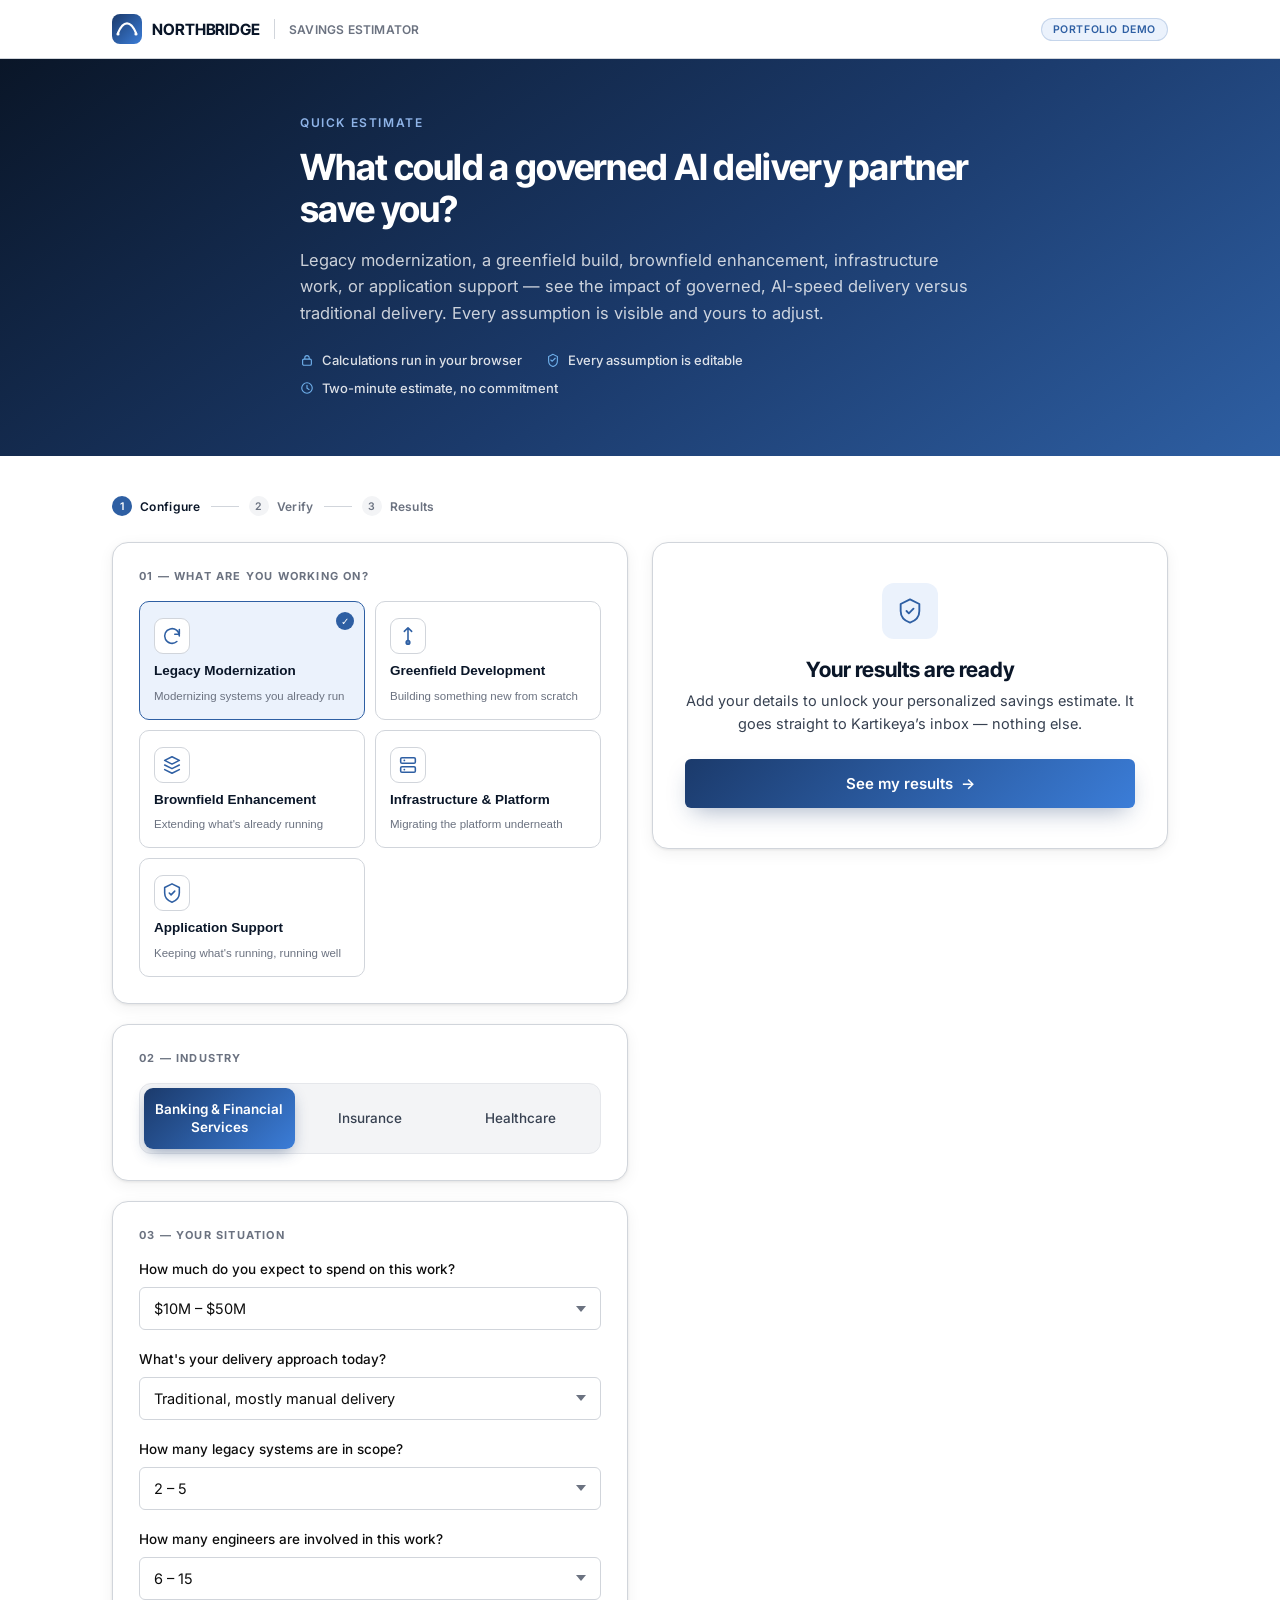
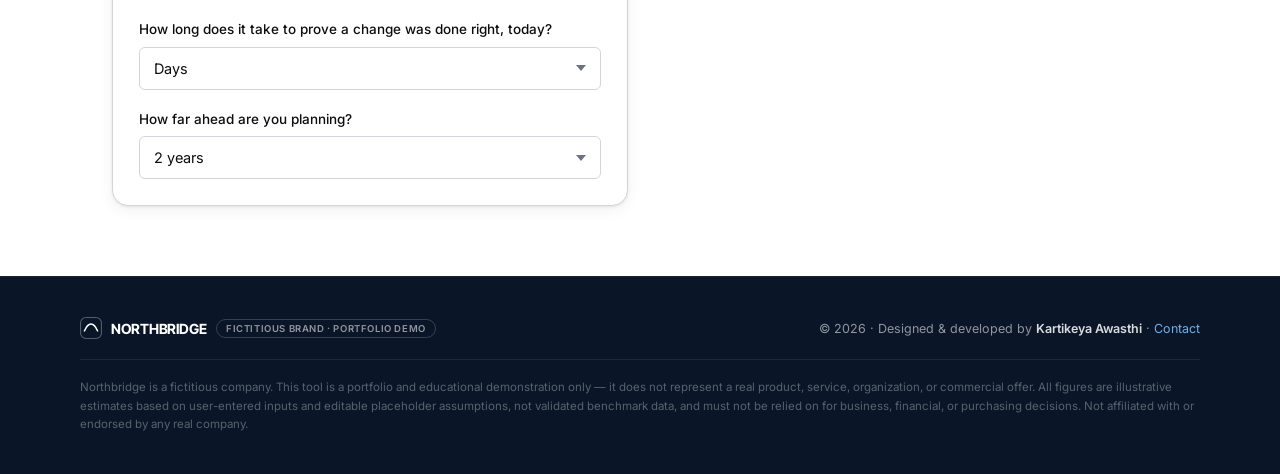
<file: northbridge-calculator/index.html>
<!DOCTYPE html>
<html lang="en">
<head>
<meta charset="UTF-8">
<meta name="viewport" content="width=device-width, initial-scale=1.0">
<title>Savings Estimator | Northbridge (Portfolio Demo)</title>
<meta name="description" content="Interactive savings estimator for a fictitious governed AI-delivery platform — legacy modernization, greenfield builds, brownfield enhancements, infrastructure work, or application support. Portfolio demonstration by Kartikeya Awasthi.">
<meta name="robots" content="index, follow">
<meta property="og:title" content="Savings Estimator — Northbridge (Portfolio Demo)">
<meta property="og:description" content="An enterprise-grade ROI calculator experience. Fictitious brand, built for educational and portfolio purposes.">
<meta property="og:type" content="website">

<link rel="preconnect" href="https://fonts.googleapis.com">
<link rel="preconnect" href="https://fonts.gstatic.com" crossorigin>
<link href="https://fonts.googleapis.com/css2?family=Inter:wght@400;500;600;700&family=Inter+Tight:wght@600;700;800&display=swap" rel="stylesheet">
<link rel="stylesheet" href="styles.css">
<link rel="icon" href="data:image/svg+xml,%3Csvg xmlns=%27http://www.w3.org/2000/svg%27 viewBox=%270 0 24 24%27%3E%3Crect width=%2724%27 height=%2724%27 rx=%276%27 fill=%27%232E5FA3%27/%3E%3Cpath d=%27M4 17c2-5 4-8 8-8s6 3 8 8%27 stroke=%27%23fff%27 stroke-width=%272%27 fill=%27none%27 stroke-linecap=%27round%27/%3E%3C/svg%3E">
</head>
<body>

<!-- ============ HEADER ============ -->
<header class="app-header">
  <div class="app-header-inner">
    <div class="header-left">
      <div class="brand" aria-label="Northbridge — Governed AI Delivery">
        <svg width="30" height="30" viewBox="0 0 30 30" fill="none" aria-hidden="true" class="brand-mark">
          <rect width="30" height="30" rx="8" fill="url(#nb-grad)"/>
          <path d="M6 19c2.6-6.2 5.4-9.6 9-9.6s6.4 3.4 9 9.6" stroke="#fff" stroke-width="2.1" fill="none" stroke-linecap="round"/>
          <circle cx="6" cy="20" r="1.6" fill="#fff"/>
          <circle cx="24" cy="20" r="1.6" fill="#fff"/>
          <defs><linearGradient id="nb-grad" x1="0" y1="0" x2="30" y2="30" gradientUnits="userSpaceOnUse"><stop stop-color="#1B3A6B"/><stop offset="1" stop-color="#3B7DD8"/></linearGradient></defs>
        </svg>
        <span class="brand-word display">NORTHBRIDGE</span>
      </div>
      <span class="header-divider" aria-hidden="true"></span>
      <span class="header-tag">SAVINGS ESTIMATOR</span>
    </div>
    <span class="demo-pill">PORTFOLIO DEMO</span>
  </div>
</header>

<!-- ============ HERO ============ -->
<section class="hero">
  <div class="hero-inner">
    <p class="eyebrow">QUICK ESTIMATE</p>
    <h1 class="display">What could a governed AI delivery partner save you?</h1>
    <p class="lede">Legacy modernization, a greenfield build, brownfield enhancement, infrastructure work, or application support — see the impact of governed, AI-speed delivery versus traditional delivery. Every assumption is visible and yours to adjust.</p>
    <div class="trust-strip">
      <span class="trust-item"><svg width="14" height="14" viewBox="0 0 16 16" fill="none"><rect x="3" y="7" width="10" height="7" rx="1.5" stroke="currentColor" stroke-width="1.3"/><path d="M5.5 7V5.5a2.5 2.5 0 015 0V7" stroke="currentColor" stroke-width="1.3"/></svg>Calculations run in your browser</span>
      <span class="trust-item"><svg width="14" height="14" viewBox="0 0 16 16" fill="none"><path d="M8 1.5L3 4v5c0 3 2.1 5.5 5 6.5 2.9-1 5-3.5 5-6.5V4L8 1.5z" stroke="currentColor" stroke-width="1.3"/><path d="M5.5 8L7 9.5L10.5 6" stroke="currentColor" stroke-width="1.3" stroke-linecap="round"/></svg>Every assumption is editable</span>
      <span class="trust-item"><svg width="14" height="14" viewBox="0 0 16 16" fill="none"><circle cx="8" cy="8" r="6" stroke="currentColor" stroke-width="1.3"/><path d="M8 5v3.3l2.3 1.3" stroke="currentColor" stroke-width="1.3" stroke-linecap="round"/></svg>Two-minute estimate, no commitment</span>
    </div>
  </div>
</section>

<main class="app">

  <!-- ============ PROGRESS STEPS ============ -->
  <div class="steps" id="progressSteps" role="list">
    <span class="step" data-step="1" role="listitem"><span class="step-dot">1</span>Configure</span>
    <span class="step-line" aria-hidden="true"></span>
    <span class="step" data-step="2" role="listitem"><span class="step-dot">2</span>Verify</span>
    <span class="step-line" aria-hidden="true"></span>
    <span class="step" data-step="3" role="listitem"><span class="step-dot">3</span>Results</span>
  </div>

  <!-- ============ DASHBOARD GRID ============ -->
  <div class="dashboard-grid">

    <!-- ---------- LEFT PANEL: Configure ---------- -->
    <div class="panel panel-left">

      <div class="card">
        <p class="card-eyebrow mono">01 — WHAT ARE YOU WORKING ON?</p>
        <div class="engagement-grid" id="engagementGrid" role="tablist">
          <button class="engagement-card" data-engagement="legacy" role="tab" aria-selected="true">
            <span class="engagement-check" aria-hidden="true">✓</span>
            <span class="engagement-icon" aria-hidden="true">
              <svg width="22" height="22" viewBox="0 0 24 24" fill="none"><path d="M20 12a8 8 0 10-2.7 6" stroke="#2E5FA3" stroke-width="1.7" stroke-linecap="round"/><path d="M20 5v5h-5" stroke="#2E5FA3" stroke-width="1.7" stroke-linecap="round" stroke-linejoin="round"/></svg>
            </span>
            <span class="engagement-label">Legacy Modernization</span>
            <span class="engagement-blurb">Modernizing systems you already run</span>
          </button>

          <button class="engagement-card" data-engagement="greenfield" role="tab" aria-selected="false">
            <span class="engagement-check" aria-hidden="true">✓</span>
            <span class="engagement-icon" aria-hidden="true">
              <svg width="22" height="22" viewBox="0 0 24 24" fill="none"><path d="M12 3v18M12 3l4 4M12 3L8 7" stroke="#2E5FA3" stroke-width="1.7" stroke-linecap="round" stroke-linejoin="round"/><circle cx="12" cy="19" r="2" stroke="#2E5FA3" stroke-width="1.7"/></svg>
            </span>
            <span class="engagement-label">Greenfield Development</span>
            <span class="engagement-blurb">Building something new from scratch</span>
          </button>

          <button class="engagement-card" data-engagement="brownfield" role="tab" aria-selected="false">
            <span class="engagement-check" aria-hidden="true">✓</span>
            <span class="engagement-icon" aria-hidden="true">
              <svg width="22" height="22" viewBox="0 0 24 24" fill="none"><path d="M4 7l8-4 8 4-8 4-8-4z" stroke="#2E5FA3" stroke-width="1.7" stroke-linejoin="round"/><path d="M4 12l8 4 8-4M4 17l8 4 8-4" stroke="#2E5FA3" stroke-width="1.7" stroke-linecap="round" stroke-linejoin="round"/></svg>
            </span>
            <span class="engagement-label">Brownfield Enhancement</span>
            <span class="engagement-blurb">Extending what's already running</span>
          </button>

          <button class="engagement-card" data-engagement="infrastructure" role="tab" aria-selected="false">
            <span class="engagement-check" aria-hidden="true">✓</span>
            <span class="engagement-icon" aria-hidden="true">
              <svg width="22" height="22" viewBox="0 0 24 24" fill="none"><rect x="4" y="4" width="16" height="6" rx="1.4" stroke="#2E5FA3" stroke-width="1.7"/><rect x="4" y="14" width="16" height="6" rx="1.4" stroke="#2E5FA3" stroke-width="1.7"/><path d="M8 7h.01M8 17h.01" stroke="#2E5FA3" stroke-width="2" stroke-linecap="round"/></svg>
            </span>
            <span class="engagement-label">Infrastructure &amp; Platform</span>
            <span class="engagement-blurb">Migrating the platform underneath</span>
          </button>

          <button class="engagement-card" data-engagement="support" role="tab" aria-selected="false">
            <span class="engagement-check" aria-hidden="true">✓</span>
            <span class="engagement-icon" aria-hidden="true">
              <svg width="22" height="22" viewBox="0 0 24 24" fill="none"><path d="M12 2l8 4v6c0 5-3.4 8.4-8 10-4.6-1.6-8-5-8-10V6l8-4z" stroke="#2E5FA3" stroke-width="1.7" stroke-linejoin="round"/><path d="M9 12l2 2 4-4" stroke="#2E5FA3" stroke-width="1.7" stroke-linecap="round" stroke-linejoin="round"/></svg>
            </span>
            <span class="engagement-label">Application Support</span>
            <span class="engagement-blurb">Keeping what's running, running well</span>
          </button>
        </div>
      </div>

      <div class="card">
        <p class="card-eyebrow mono">02 — INDUSTRY</p>
        <div class="segmented" id="industryToggle" role="tablist">
          <div class="segment-indicator" id="segmentIndicator" aria-hidden="true"></div>
          <button class="segment" data-industry="bfsi" role="tab" aria-selected="true">Banking &amp; Financial Services</button>
          <button class="segment" data-industry="insurance" role="tab" aria-selected="false">Insurance</button>
          <button class="segment" data-industry="healthcare" role="tab" aria-selected="false">Healthcare</button>
        </div>
      </div>

      <div class="card">
        <p class="card-eyebrow mono">03 — YOUR SITUATION</p>
        <div class="input-grid">

          <label class="field">
            <span class="field-label">How much do you expect to spend on this work?</span>
            <div class="select-wrap">
              <select id="in-budget">
                <option value="lt2m">Less than $2M</option>
                <option value="2to10m">$2M – $10M</option>
                <option value="10to50m" selected>$10M – $50M</option>
                <option value="50mplus">$50M+</option>
              </select>
            </div>
          </label>

          <label class="field">
            <span class="field-label">What's your delivery approach today?</span>
            <div class="select-wrap">
              <select id="in-approach">
                <option value="traditional" selected>Traditional, mostly manual delivery</option>
                <option value="ungoverned">AI-assisted, but ungoverned</option>
                <option value="governed">Already using governed, audited AI delivery</option>
              </select>
            </div>
          </label>

          <label class="field">
            <span class="field-label" id="systemsFieldLabel">How many legacy systems are in scope?</span>
            <div class="select-wrap">
              <select id="in-systems">
                <option value="1">1</option>
                <option value="2-5" selected>2 – 5</option>
                <option value="6+">6+</option>
              </select>
            </div>
          </label>

          <label class="field">
            <span class="field-label">How many engineers are involved in this work?</span>
            <div class="select-wrap">
              <select id="in-engineers">
                <option value="1-5">1 – 5</option>
                <option value="6-15" selected>6 – 15</option>
                <option value="16-40">16 – 40</option>
                <option value="40+">40+</option>
              </select>
            </div>
          </label>

          <label class="field">
            <span class="field-label">How long does it take to prove a change was done right, today?</span>
            <div class="select-wrap">
              <select id="in-evidence">
                <option value="minutes">Minutes</option>
                <option value="hours">Hours</option>
                <option value="days" selected>Days</option>
                <option value="weeks">Weeks</option>
              </select>
            </div>
          </label>

          <label class="field">
            <span class="field-label">How far ahead are you planning?</span>
            <div class="select-wrap">
              <select id="in-horizon">
                <option value="12">1 year</option>
                <option value="24" selected>2 years</option>
                <option value="36">3 years</option>
              </select>
            </div>
          </label>

        </div>
      </div>

    </div>

    <!-- ---------- RIGHT PANEL: Results ---------- -->
    <div class="panel panel-right">

      <!-- Locked state -->
      <div class="card card-gate" id="lockedPrompt">
        <div class="gate-icon" aria-hidden="true">
          <svg width="28" height="28" viewBox="0 0 24 24" fill="none"><path d="M12 2L4 6v6c0 5 3.4 8.4 8 10 4.6-1.6 8-5 8-10V6l-8-4z" stroke="#2E5FA3" stroke-width="1.6" stroke-linejoin="round"/><path d="M9 12l2 2 4-4" stroke="#2E5FA3" stroke-width="1.6" stroke-linecap="round" stroke-linejoin="round"/></svg>
        </div>
        <h2 class="gate-title display">Your results are ready</h2>
        <p class="gate-copy">Add your details to unlock your personalized savings estimate. It goes straight to Kartikeya’s inbox — nothing else.</p>
        <button class="btn btn-primary btn-full" id="seeResultsBtn">
          See my results <span class="arrow">→</span>
        </button>
      </div>

      <!-- Form state -->
      <div class="card card-gate card-gate--form" id="leadFormWrap" hidden>
        <h2 class="gate-title display" style="margin-bottom:4px;">One quick step</h2>
        <p class="gate-copy" style="margin-bottom:22px;">Emailed directly to <strong>Kartikeya Awasthi</strong> — no CRM, no mailing list, no follow-up you didn't ask for.</p>
        <form class="lead-form" id="leadForm" novalidate>
          <div class="two-col">
            <label class="field">
              <span class="field-label">First name *</span>
              <input type="text" id="lf-firstname" required>
              <span class="error-msg" id="lf-err-firstname">Required</span>
            </label>
            <label class="field">
              <span class="field-label">Last name *</span>
              <input type="text" id="lf-lastname" required>
              <span class="error-msg" id="lf-err-lastname">Required</span>
            </label>
          </div>
          <label class="field">
            <span class="field-label">Work email *</span>
            <input type="text" id="lf-email" required placeholder="you@company.com">
            <span class="error-msg" id="lf-err-email">Enter a valid email</span>
          </label>
          <label class="field">
            <span class="field-label">Company</span>
            <input type="text" id="lf-company">
          </label>
          <button type="submit" class="btn btn-primary btn-full" id="leadSubmitBtn">Show my results <span class="arrow">→</span></button>
        </form>
        <button class="btn-link mono" id="alreadySubmittedBtn">Skip — show results without submitting</button>
      </div>

      <!-- Results state -->
      <div class="card results-card" id="resultsArea" hidden>
        <div class="results-head">
          <p class="card-eyebrow mono" style="margin:0;">YOUR ESTIMATED IMPACT</p>
          <span class="confidence-tag mono" title="Built from editable starting assumptions, not sourced benchmark data — see methodology below.">DIRECTIONAL ESTIMATE</span>
        </div>

        <div class="result-cards">
          <div class="result-card" id="capexCard">
            <span class="result-label mono">DELIVERY SAVINGS</span>
            <span class="result-value display" id="capexValue">$0</span>
            <span class="result-sub" id="capexSub">Compared to traditional delivery</span>
          </div>
          <div class="result-card">
            <span class="result-label mono">YEARLY SAVINGS <span id="horizonLabel">/ 2 YRS</span></span>
            <span class="result-value display" id="opexValue">$0</span>
            <span class="result-sub">Less spent on upkeep and audit prep</span>
          </div>
        </div>

        <p class="context-line" id="contextLine"></p>

        <div class="compare-chart">
          <div class="compare-row">
            <span class="compare-label">Traditional delivery <span class="compare-tag compare-tag--risk mono">SLOWER</span></span>
            <div class="compare-track">
              <div class="compare-fill compare-fill--risk" id="barBigBang"><span class="compare-value-inline mono" id="barBigBangValue"></span></div>
            </div>
          </div>
          <div class="compare-row">
            <span class="compare-label">Northbridge governed delivery <span class="compare-tag compare-tag--safe mono">AI-SPEED</span></span>
            <div class="compare-track">
              <div class="compare-fill compare-fill--governed" id="barGoverned"><span class="compare-value-inline mono" id="barGovernedValue"></span></div>
            </div>
          </div>
          <p class="compare-delta" id="compareDelta"></p>
        </div>

        <div class="export-row">
          <button class="btn-ghost mono" id="emailEstimateBtn">
            <svg width="14" height="14" viewBox="0 0 16 16" fill="none"><path d="M2 4h12v8H2V4z" stroke="currentColor" stroke-width="1.3"/><path d="M2 4l6 5 6-5" stroke="currentColor" stroke-width="1.3" stroke-linecap="round" stroke-linejoin="round"/></svg>
            Email me this estimate
          </button>
          <button class="btn-ghost mono" id="printEstimateBtn">
            <svg width="14" height="14" viewBox="0 0 16 16" fill="none"><path d="M4 6V2h8v4M4 11h8v3H4v-3z" stroke="currentColor" stroke-width="1.3" stroke-linejoin="round"/><path d="M2 6h12v4h-2v-2H4v2H2V6z" stroke="currentColor" stroke-width="1.3" stroke-linejoin="round"/></svg>
            Save as PDF
          </button>
        </div>

        <p class="disclaimer">This is a simple estimate based on what you enter — not an official quote.</p>

        <button class="assumptions-toggle" id="assumptionsToggle" aria-expanded="false">
          <svg width="15" height="15" viewBox="0 0 24 24" fill="none" style="flex:none;"><path d="M12 15a3 3 0 100-6 3 3 0 000 6z" stroke="currentColor" stroke-width="1.8"/><path d="M19.4 13a1.7 1.7 0 00.3 1.9l.1.1a2 2 0 11-2.9 2.9l-.1-.1a1.7 1.7 0 00-1.9-.3 1.7 1.7 0 00-1 1.6V19a2 2 0 11-4 0v-.1a1.7 1.7 0 00-1-1.6 1.7 1.7 0 00-1.9.3l-.1.1a2 2 0 11-2.9-2.9l.1-.1a1.7 1.7 0 00.3-1.9 1.7 1.7 0 00-1.6-1H2a2 2 0 110-4h.1a1.7 1.7 0 001.6-1 1.7 1.7 0 00-.3-1.9l-.1-.1a2 2 0 112.9-2.9l.1.1a1.7 1.7 0 001.9.3H8a1.7 1.7 0 001-1.6V2a2 2 0 114 0v.1a1.7 1.7 0 001 1.6 1.7 1.7 0 001.9-.3l.1-.1a2 2 0 112.9 2.9l-.1.1a1.7 1.7 0 00-.3 1.9V8a1.7 1.7 0 001.6 1H22a2 2 0 110 4h-.1a1.7 1.7 0 00-1.6 1z" stroke="currentColor" stroke-width="1.4" stroke-linecap="round" stroke-linejoin="round"/></svg>
          <span>How we got these numbers</span>
          <span class="chevron mono" id="assumptionsChevron">▾</span>
        </button>

        <div class="assumptions-panel" id="assumptionsPanel" hidden>
          <p class="assumptions-note">Starting estimates, tailored a little by industry. Change any number and your results update instantly.</p>

          <div class="assumption-row">
            <span class="assumption-label">Extra cost usually avoided with governed vs. traditional delivery (low–high)</span>
            <div class="assumption-inputs">
              <input type="number" id="a-overrunLow" value="20" min="0" max="100"> %
              <span class="dash">–</span>
              <input type="number" id="a-overrunHigh" value="35" min="0" max="100"> %
            </div>
          </div>

          <div class="assumption-row">
            <span class="assumption-label">How much less you'll spend on ongoing upkeep (low–high)</span>
            <div class="assumption-inputs">
              <input type="number" id="a-maintLow" value="15" min="0" max="100"> %
              <span class="dash">–</span>
              <input type="number" id="a-maintHigh" value="25" min="0" max="100"> %
            </div>
          </div>

          <div class="assumption-row">
            <span class="assumption-label">What one engineer costs your company per year</span>
            <div class="assumption-inputs">
              $ <input type="number" id="a-engCost" value="165000" min="0" step="5000">
            </div>
          </div>

          <div class="assumption-row">
            <span class="assumption-label">What it costs per hour to prepare for an audit</span>
            <div class="assumption-inputs">
              $ <input type="number" id="a-auditCost" value="120" min="0" step="5">
            </div>
          </div>

          <p class="assumptions-note assumptions-note--ref">Fixed reference numbers (shown so nothing's hidden):</p>
          <div class="ref-table mono">
            <div class="ref-row"><span>Hours saved per update — if proof takes minutes / hours / days / weeks today</span><span>0 / 2 / 8 / 32</span></div>
            <div class="ref-row"><span>Updates per year — if you have 1 / 2–5 / 6+ systems</span><span>40 / 90 / 160</span></div>
          </div>
        </div>
      </div>

    </div>

  </div>
</main>

<footer class="site-footer">
  <div class="footer-inner">
    <div class="footer-brand">
      <svg width="22" height="22" viewBox="0 0 30 30" fill="none" aria-hidden="true">
        <rect x="0.75" y="0.75" width="28.5" height="28.5" rx="7.5" stroke="rgba(255,255,255,0.3)" stroke-width="1.5"/>
        <path d="M6 19c2.6-6.2 5.4-9.6 9-9.6s6.4 3.4 9 9.6" stroke="#fff" stroke-width="2" fill="none" stroke-linecap="round"/>
      </svg>
      <span class="footer-wordmark display">NORTHBRIDGE</span>
      <span class="footer-demo-tag mono">FICTITIOUS BRAND · PORTFOLIO DEMO</span>
    </div>
    <div class="footer-credit">© <span id="year"></span> · Designed &amp; developed by <strong>Kartikeya Awasthi</strong> · <a href="mailto:awasthikartikeya92@gmail.com">Contact</a></div>
  </div>
  <p class="footer-disclaimer">Northbridge is a fictitious company. This tool is a portfolio and educational demonstration only — it does not represent a real product, service, organization, or commercial offer. All figures are illustrative estimates based on user-entered inputs and editable placeholder assumptions, not validated benchmark data, and must not be relied on for business, financial, or purchasing decisions. Not affiliated with or endorsed by any real company.</p>
</footer>

<!-- Print-only summary, built live from the on-screen results -->
<div id="printSummary" class="print-only"></div>

<script src="script.js"></script>
</body>
</html>
</file>
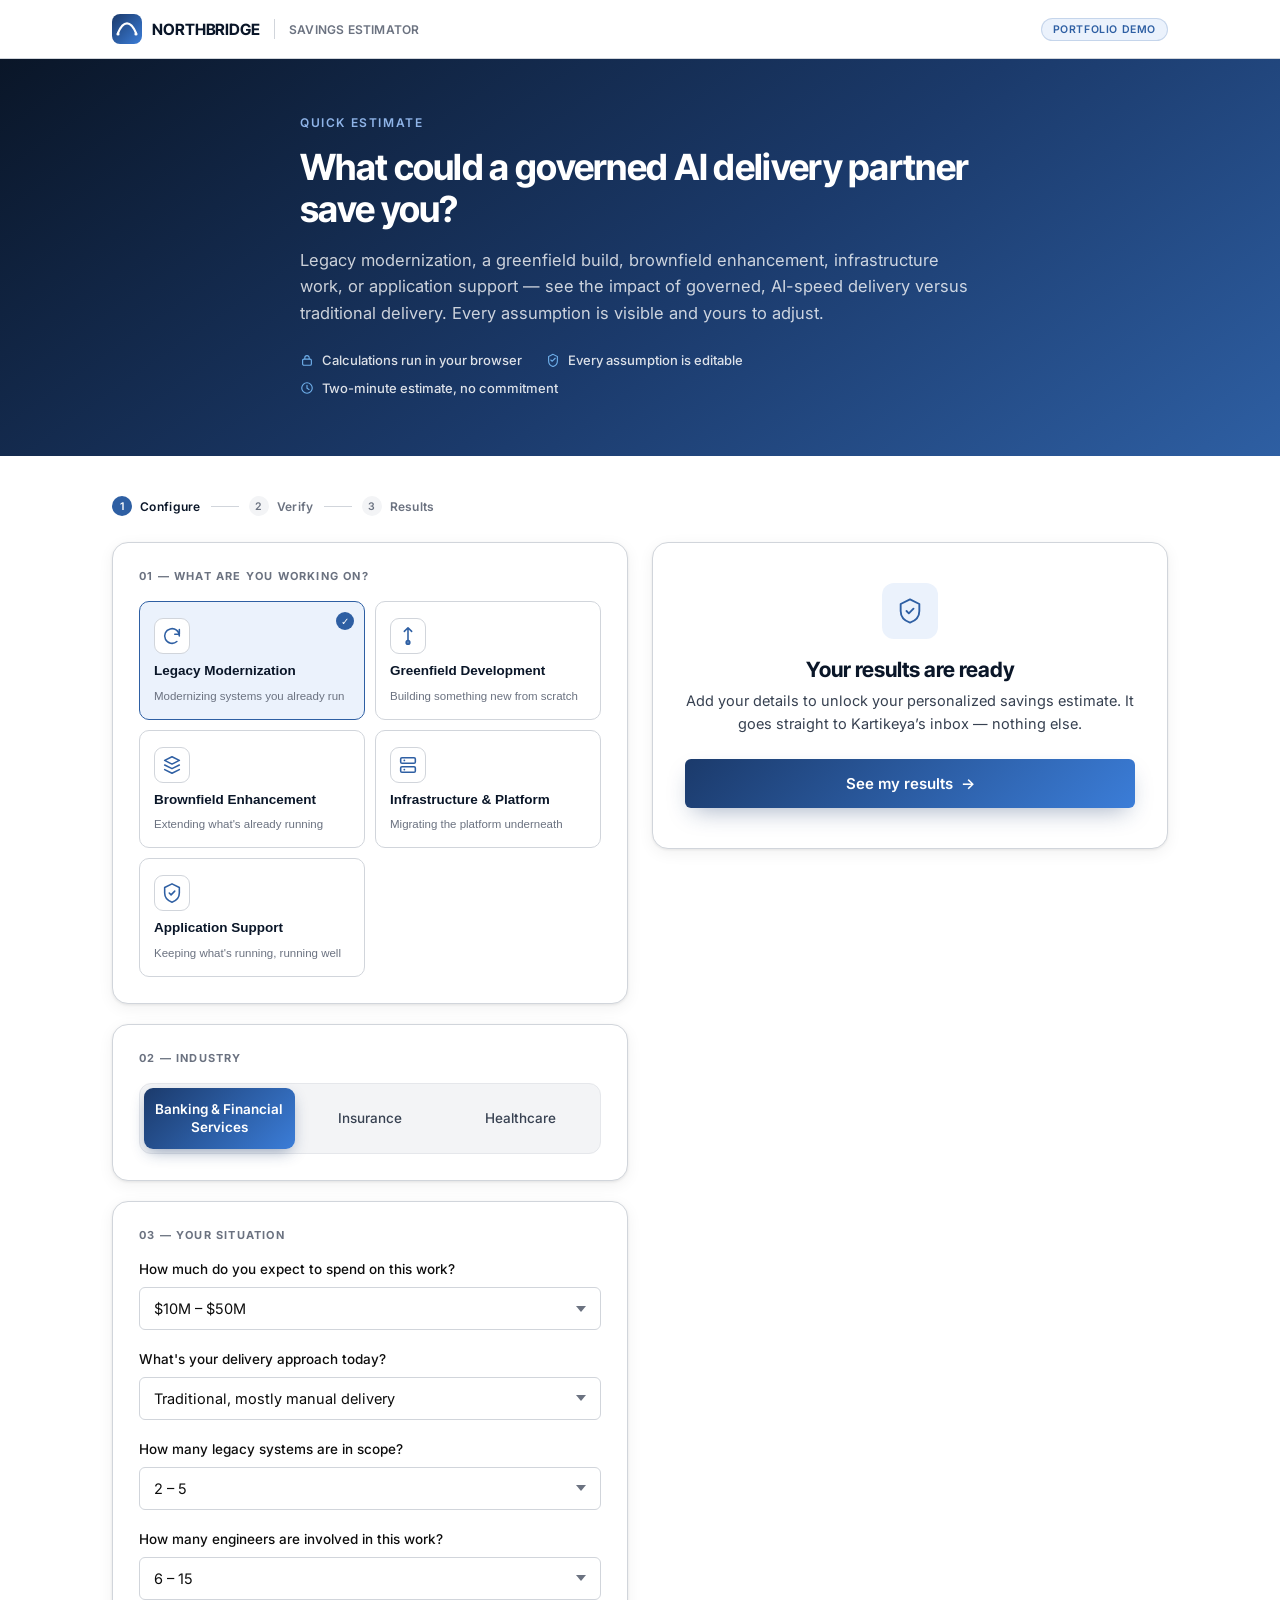
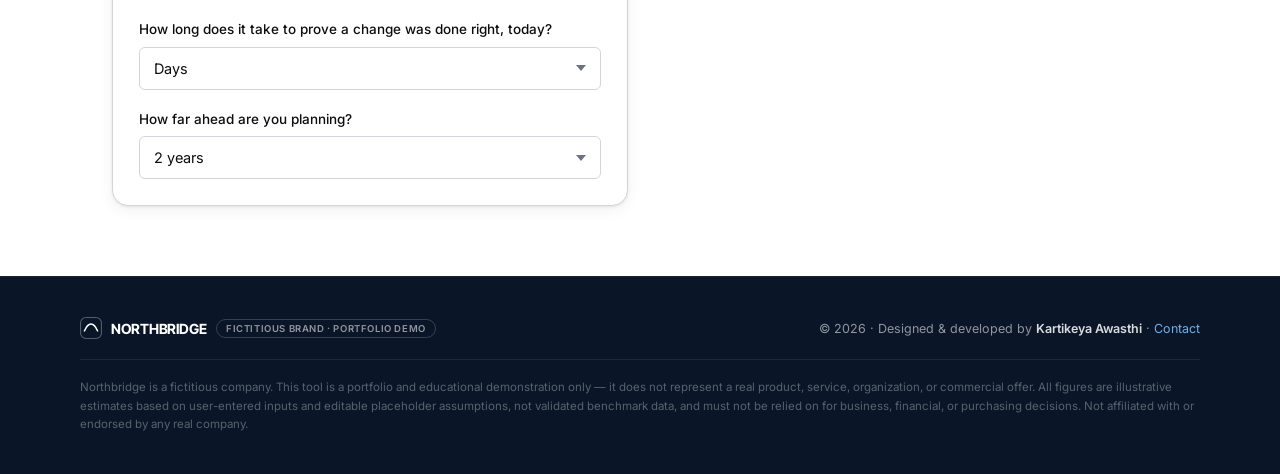
<file: northbridge-standalone-v3.html>
<!DOCTYPE html>
<html lang="en">
<head>
<meta charset="UTF-8">
<meta name="viewport" content="width=device-width, initial-scale=1.0">
<title>Savings Estimator | Northbridge (Portfolio Demo)</title>
<meta name="description" content="Interactive savings estimator for a fictitious governed AI-delivery platform — legacy modernization, greenfield builds, brownfield enhancements, infrastructure work, or application support. Portfolio demonstration by Kartikeya Awasthi.">
<meta name="robots" content="index, follow">
<meta property="og:title" content="Savings Estimator — Northbridge (Portfolio Demo)">
<meta property="og:description" content="An enterprise-grade ROI calculator experience. Fictitious brand, built for educational and portfolio purposes.">
<meta property="og:type" content="website">

<link rel="preconnect" href="https://fonts.googleapis.com">
<link rel="preconnect" href="https://fonts.gstatic.com" crossorigin>
<link href="https://fonts.googleapis.com/css2?family=Inter:wght@400;500;600;700&family=Inter+Tight:wght@600;700;800&display=swap" rel="stylesheet">
<style>
/* ============================================
   NORTHBRIDGE — Savings Estimator
   Visual system matched to the Claims AI Accelerator:
   navy/blue gradient hero, white cards, dark navy footer.
   ============================================ */

:root {
  --navy-deep: #0A1628;
  --navy-mid: #1B3A6B;
  --blue-steel: #2E5FA3;
  --blue-bright: #3B7DD8;
  --blue-light: #EBF2FC;
  --white: #FFFFFF;
  --black: #0D0D0D;

  --gray-700: #374151;
  --gray-500: #6B7280;
  --gray-300: #D1D5DB;
  --gray-100: #F3F4F6;
  --gray-50: #F9FAFB;

  --green-600: #059669;
  --green-100: #D1FAE5;
  --amber-600: #D97706;
  --amber-100: #FEF3C7;
  --red-600: #DC2626;

  --line: var(--gray-300);
  --line-soft: #E5E7EB;
  --soft-gray: var(--gray-50);

  --text-primary: var(--black);
  --text-secondary: var(--gray-700);
  --text-caption: var(--gray-500);

  --font-display: 'Inter Tight', 'Inter', sans-serif;
  --font-body: 'Inter', sans-serif;

  --gradient-hero: linear-gradient(145deg, #0A1628 0%, #1B3A6B 55%, #2E5FA3 100%);
  --gradient-accent: linear-gradient(135deg, #1B3A6B 0%, #3B7DD8 100%);

  --radius-lg: 16px;
  --radius-md: 10px;
  --radius-sm: 6px;
  --max-w: 1120px;

  --shadow-card: 0 1px 3px rgba(0,0,0,0.08), 0 4px 16px rgba(0,0,0,0.06);
  --shadow-card-hover: 0 8px 28px rgba(10,22,40,0.12);
  --shadow-btn: 0 10px 24px -8px rgba(27,58,107,0.4);
}

* { box-sizing: border-box; }

html, body {
  margin: 0; padding: 0;
  background: var(--white);
  color: var(--text-primary);
  font-family: var(--font-body);
  -webkit-font-smoothing: antialiased;
  -moz-osx-font-smoothing: grayscale;
}

body { min-height: 100vh; }

.mono { font-family: var(--font-body); }
.display { font-family: var(--font-display); }

/* ---------- Header ---------- */
.app-header {
  position: sticky; top: 0; z-index: 20;
  background: rgba(255,255,255,0.97);
  backdrop-filter: blur(8px);
  -webkit-backdrop-filter: blur(8px);
  border-bottom: 1px solid var(--gray-300);
}
.app-header-inner {
  max-width: var(--max-w); margin: 0 auto;
  display: flex; align-items: center; justify-content: space-between;
  padding: 14px 32px; flex-wrap: wrap; row-gap: 8px;
}
.header-left { display: flex; align-items: center; gap: 14px; }
.brand { display: flex; align-items: center; gap: 10px; }
.brand-mark { display: block; flex-shrink: 0; }
.brand-word {
  font-weight: 700; font-size: 15.5px; color: var(--navy-deep);
  letter-spacing: -0.1px;
}
.header-divider { width: 1px; height: 20px; background: var(--gray-300); }
.header-tag {
  font-size: 12px; font-weight: 600; color: var(--gray-500);
  letter-spacing: 0.2px;
}
.demo-pill {
  font-size: 10.5px; font-weight: 600; letter-spacing: 0.6px;
  color: var(--blue-steel); background: var(--blue-light);
  border: 1px solid rgba(46,95,163,0.2); border-radius: 100px;
  padding: 4px 11px; white-space: nowrap;
}
@media (max-width: 560px) {
  .header-tag { display: none; }
}

/* ---------- Hero ---------- */
.hero {
  background: var(--gradient-hero);
  padding: 56px 32px 60px 32px;
}
.hero-inner { max-width: var(--max-w); margin: 0 auto; max-width: 680px; }
.eyebrow {
  font-size: 12px; font-weight: 600; letter-spacing: 1.6px;
  color: #8FB4E8; text-transform: uppercase; margin: 0 0 16px 0;
}
.hero h1 {
  font-family: var(--font-display); font-weight: 700; color: var(--white);
  font-size: 36px; line-height: 1.18; letter-spacing: -0.7px; margin: 0 0 16px 0;
}
.lede { font-size: 16.5px; line-height: 1.6; color: rgba(255,255,255,0.78); margin: 0 0 26px 0; }

.trust-strip { display: flex; flex-wrap: wrap; gap: 12px 24px; }
.trust-item {
  display: inline-flex; align-items: center; gap: 8px;
  font-size: 13px; color: rgba(255,255,255,0.85); font-weight: 500;
}
.trust-item svg { color: #6FAFEA; flex-shrink: 0; }

/* ---------- App shell ---------- */
.app {
  position: relative;
  max-width: var(--max-w); width: 100%;
  margin: 0 auto; padding: 40px 32px 70px 32px;
}

/* ---------- Progress steps ---------- */
.steps {
  display: flex; align-items: center; gap: 10px;
  margin: 0 0 26px 0;
}
.step {
  display: flex; align-items: center; gap: 8px;
  font-size: 12px; letter-spacing: 0.3px; font-weight: 600;
  color: var(--gray-500);
}
.step-dot {
  width: 20px; height: 20px; border-radius: 50%;
  background: var(--gray-100); color: var(--gray-500);
  display: flex; align-items: center; justify-content: center;
  font-size: 10.5px; transition: background 0.2s ease, color 0.2s ease;
}
.step[data-active="true"] { color: var(--navy-deep); }
.step[data-active="true"] .step-dot { background: var(--blue-steel); color: var(--white); }
.step[data-done="true"] .step-dot { background: var(--green-600); color: var(--white); }
.step-line { flex: 0 0 28px; height: 1px; background: var(--gray-300); }
@media (max-width: 480px) {
  .steps { display: none; }
}

/* ---------- Dashboard grid ---------- */
.dashboard-grid {
  display: grid;
  grid-template-columns: 1fr 1fr;
  gap: 24px;
  align-items: start;
}
@media (max-width: 900px) {
  .dashboard-grid { grid-template-columns: 1fr; }
}

.panel { display: flex; flex-direction: column; gap: 20px; }

@media (min-width: 901px) {
  .panel-right { position: sticky; top: 96px; }
}

/* ---------- Cards ---------- */
.card {
  background: var(--white);
  border: 1px solid var(--gray-300);
  border-radius: var(--radius-lg);
  padding: 26px;
  box-shadow: var(--shadow-card);
  transition: box-shadow 0.25s ease;
}

.card-eyebrow {
  font-size: 11px; font-weight: 700; letter-spacing: 1.2px;
  color: var(--gray-500); margin: 0 0 18px 0;
}

/* ---------- Engagement type card grid ---------- */
.engagement-grid {
  display: grid;
  grid-template-columns: repeat(auto-fit, minmax(150px, 1fr));
  gap: 10px;
}
@media (max-width: 640px) {
  .engagement-grid { grid-template-columns: repeat(2, 1fr); }
}
@media (max-width: 400px) {
  .engagement-grid { grid-template-columns: 1fr; }
}

.engagement-card {
  position: relative;
  display: flex; flex-direction: column; align-items: flex-start; gap: 8px;
  background: var(--white);
  border: 1.5px solid var(--gray-300);
  border-radius: var(--radius-md);
  padding: 16px 14px 15px 14px;
  cursor: pointer;
  text-align: left;
  transition: border-color 0.18s ease, box-shadow 0.18s ease, background 0.18s ease;
}
.engagement-card:hover { border-color: var(--blue-bright); box-shadow: var(--shadow-card-hover); }
.engagement-card:focus-visible { outline: 2px solid var(--blue-bright); outline-offset: 2px; }

.engagement-card[aria-selected="true"] {
  border-color: var(--blue-steel);
  background: var(--blue-light);
}

.engagement-icon {
  width: 36px; height: 36px;
  background: var(--white);
  border: 1px solid var(--gray-300);
  border-radius: 9px;
  display: flex; align-items: center; justify-content: center;
}

.engagement-label {
  font-size: 13.5px; font-weight: 600; color: var(--navy-deep); line-height: 1.3;
}
.engagement-blurb {
  font-size: 11.5px; color: var(--gray-500); line-height: 1.4;
}

.engagement-check {
  position: absolute; top: 10px; right: 10px;
  width: 18px; height: 18px;
  border-radius: 50%;
  background: var(--blue-steel);
  color: var(--white);
  font-size: 10px;
  display: flex; align-items: center; justify-content: center;
  opacity: 0; transform: scale(0.6);
  transition: opacity 0.18s ease, transform 0.18s ease;
}
.engagement-card[aria-selected="true"] .engagement-check { opacity: 1; transform: scale(1); }

/* ---------- Segmented control (with sliding indicator) ---------- */
.segmented {
  position: relative;
  display: flex; gap: 0;
  background: var(--gray-100);
  border: 1px solid var(--line-soft);
  border-radius: 12px;
  padding: 4px;
}
.segment-indicator {
  position: absolute;
  top: 4px; left: 4px;
  width: calc(33.333% - 2.66px);
  height: calc(100% - 8px);
  background: var(--gradient-accent);
  border-radius: 9px;
  box-shadow: 0 6px 16px -4px rgba(27,58,107,0.45);
  transition: transform 0.32s cubic-bezier(.22,1,.36,1);
  z-index: 0;
}
.segment {
  position: relative; z-index: 1;
  flex: 1;
  border: none; background: transparent;
  font-family: var(--font-body); font-size: 13.5px; font-weight: 500;
  color: var(--gray-700);
  padding: 13px 10px;
  border-radius: 9px;
  cursor: pointer;
  transition: color 0.2s ease;
  line-height: 1.3;
}
.segment:hover { color: var(--navy-deep); }
.segment[aria-selected="true"] { color: var(--white); font-weight: 600; }
.segment:focus-visible { outline: 2px solid var(--blue-bright); outline-offset: 2px; }

@media (max-width: 480px) {
  .segmented { flex-direction: column; }
  .segment-indicator { display: none; }
  .segment[aria-selected="true"] { background: var(--blue-steel); color: var(--white); }
}

/* ---------- Input grid ---------- */
.input-grid { display: flex; flex-direction: column; gap: 20px; }

.field { display: flex; flex-direction: column; gap: 8px; }
.field-label { font-size: 13.5px; color: var(--text-primary); font-weight: 500; line-height: 1.4; }

.two-col { display: grid; grid-template-columns: 1fr 1fr; gap: 16px; }
@media (max-width: 480px) { .two-col { grid-template-columns: 1fr; } }

.select-wrap { position: relative; }

input[type="text"] {
  width: 100%;
  font-family: var(--font-body);
  font-size: 14.5px;
  color: var(--text-primary);
  background: var(--white);
  border: 1.5px solid var(--gray-300);
  border-radius: var(--radius-sm);
  padding: 12px 14px;
  transition: border-color 0.15s ease, box-shadow 0.15s ease;
}
input[type="text"]:hover { border-color: var(--blue-bright); }
input[type="text"]:focus-visible {
  outline: none; border-color: var(--blue-steel);
  box-shadow: 0 0 0 3.5px rgba(46,95,163,0.14);
}
input[type="text"].field-error { border-color: var(--red-600); }
.error-msg {
  display: none; font-size: 12px; color: var(--red-600); margin-top: -2px;
}
.error-msg.show { display: block; }

select {
  width: 100%;
  font-family: var(--font-body);
  font-size: 14.5px;
  color: var(--text-primary);
  background: var(--white);
  border: 1.5px solid var(--gray-300);
  border-radius: var(--radius-sm);
  padding: 12px 36px 12px 14px;
  cursor: pointer;
  transition: border-color 0.15s ease, box-shadow 0.15s ease;
  appearance: none;
  -webkit-appearance: none;
  background-image: url("data:image/svg+xml;utf8,<svg xmlns='http://www.w3.org/2000/svg' width='10' height='6'><path d='M0 0l5 6 5-6z' fill='%236B7280'/></svg>");
  background-repeat: no-repeat;
  background-position: right 14px center;
}
select:hover { border-color: var(--blue-bright); }
select:focus-visible {
  outline: none; border-color: var(--blue-steel);
  box-shadow: 0 0 0 3.5px rgba(46,95,163,0.14);
}

/* ---------- Gate cards ---------- */
.card-gate { text-align: center; padding: 40px 32px; }
.gate-icon {
  width: 56px; height: 56px; margin: 0 auto 18px auto;
  background: var(--blue-light);
  border-radius: 12px;
  display: flex; align-items: center; justify-content: center;
}
.gate-title { font-size: 21px; font-weight: 700; color: var(--navy-deep); margin: 0 0 8px 0; font-family: var(--font-display); }
.gate-copy { font-size: 14.5px; color: var(--gray-700); line-height: 1.55; margin: 0 0 24px 0; }

.btn-full { width: 100%; }

#alreadySubmittedBtn { margin-top: 18px; }

.btn-secondary {
  background: var(--white);
  color: var(--blue-steel);
  border: 1.5px solid var(--gray-300);
}
.btn-secondary:hover { border-color: var(--blue-steel); background: var(--blue-light); }

/* ---------- Lead form (replaces HubSpot embed) ---------- */
.card-gate--form { text-align: left; padding: 32px; }
.card-gate--form .gate-title { text-align: left; }
.card-gate--form .gate-copy { text-align: left; }
.lead-form { display: flex; flex-direction: column; gap: 16px; margin-bottom: 16px; }
.btn-link {
  display: block; width: 100%; text-align: center;
  background: none; border: none; cursor: pointer;
  font-size: 12px; letter-spacing: 0.2px; color: var(--gray-500);
  padding: 4px 0; text-decoration: underline; text-underline-offset: 2px;
}
.btn-link:hover { color: var(--gray-700); }

/* ---------- Results head ---------- */
.results-head { display: flex; align-items: center; justify-content: space-between; gap: 10px; margin-bottom: 18px; flex-wrap: wrap; }
.confidence-tag {
  font-size: 10px; font-weight: 700; letter-spacing: 0.5px;
  color: var(--amber-600); background: var(--amber-100);
  border: 1px solid rgba(217,119,6,0.25); border-radius: 100px;
  padding: 3px 10px; cursor: help; white-space: nowrap;
}

/* ---------- Export actions ---------- */
.export-row { display: flex; gap: 10px; margin: 4px 0 18px 0; flex-wrap: wrap; }
.btn-ghost {
  display: inline-flex; align-items: center; gap: 7px;
  font-size: 12px; font-weight: 600; letter-spacing: 0.1px;
  color: var(--gray-700); background: var(--gray-50);
  border: 1px solid var(--line-soft); border-radius: var(--radius-sm);
  padding: 9px 14px; cursor: pointer; transition: all 0.15s ease;
}
.btn-ghost:hover { color: var(--blue-steel); border-color: var(--blue-steel); background: var(--blue-light); }
.btn-ghost svg { flex-shrink: 0; }

/* ---------- Results card ---------- */
.results-card {
  position: relative;
  overflow: hidden;
}
.results-card::before {
  content: "";
  position: absolute; top: 0; left: 0; right: 0; height: 4px;
  background: var(--gradient-accent);
}

.results-card[data-revealing="true"] { animation: revealIn 0.55s cubic-bezier(.16,1,.3,1); }
@keyframes revealIn {
  from { opacity: 0; transform: translateY(14px); }
  to { opacity: 1; transform: translateY(0); }
}

.result-cards {
  display: grid;
  grid-template-columns: 1fr 1fr;
  gap: 14px;
  margin-bottom: 20px;
}
@media (max-width: 480px) {
  .result-cards { grid-template-columns: 1fr; }
}

.result-card {
  background: var(--gray-50);
  border: 1px solid var(--line-soft);
  border-radius: var(--radius-md);
  padding: 20px 20px 18px 20px;
  display: flex; flex-direction: column; gap: 7px;
  transition: box-shadow 0.2s ease, transform 0.2s ease;
}
.result-card:hover { box-shadow: var(--shadow-card-hover); transform: translateY(-1px); }

.result-card.result-card--na {
  background: var(--green-100);
  border-color: rgba(5,150,105,0.25);
}

.result-label {
  font-size: 11px; letter-spacing: 0.6px; color: var(--blue-steel); font-weight: 700;
}
.result-value {
  font-family: var(--font-display);
  font-size: 28px; font-weight: 700; color: var(--navy-deep); letter-spacing: -0.6px;
  font-variant-numeric: tabular-nums;
}
.result-sub { font-size: 12px; color: var(--gray-500); line-height: 1.4; }

.context-line {
  font-size: 14px; line-height: 1.6; color: var(--gray-700);
  margin: 0 0 24px 0;
  padding: 14px 16px;
  background: var(--blue-light);
  border-left: 3px solid var(--blue-steel);
  border-radius: 0 8px 8px 0;
}

/* ---------- Comparison chart ---------- */
.compare-chart { display: flex; flex-direction: column; gap: 16px; margin-bottom: 20px; }
.compare-row { display: flex; flex-direction: column; gap: 8px; }
.compare-label {
  font-size: 13px; font-weight: 500; color: var(--gray-700);
  display: flex; align-items: center; gap: 9px;
}
.compare-tag {
  font-size: 10px; letter-spacing: 0.5px; font-weight: 700;
  padding: 3px 8px; border-radius: 10px;
}
.compare-tag--risk { color: var(--gray-700); background: var(--gray-100); }
.compare-tag--safe { color: var(--blue-steel); background: var(--blue-light); }

.compare-track {
  width: 100%; height: 34px;
  background: var(--gray-50);
  background-image: repeating-linear-gradient(90deg, var(--line-soft) 0, var(--line-soft) 1px, transparent 1px, transparent 25%);
  border-radius: 8px;
  overflow: hidden;
  position: relative;
}
.compare-fill {
  height: 100%;
  width: 0%;
  border-radius: 8px;
  transition: width 0.8s cubic-bezier(.22,1,.36,1);
  display: flex; align-items: center; justify-content: flex-end;
  padding-right: 10px;
  min-width: 60px;
}
.compare-fill--risk { background: linear-gradient(90deg, #6B7280, #4B5563); }
.compare-fill--governed { background: var(--gradient-accent); }
.compare-value-inline {
  font-size: 12px; font-weight: 600; color: var(--white);
  white-space: nowrap;
}

.compare-delta {
  font-size: 13.5px; color: var(--gray-700); margin: 2px 0 0 0;
}
.compare-delta strong { color: var(--navy-deep); font-weight: 700; }

.disclaimer {
  font-size: 12px; line-height: 1.6; color: var(--gray-500);
  margin: 0 0 22px 0; font-style: italic;
}

/* ---------- Assumptions ---------- */
.assumptions-toggle {
  width: 100%;
  display: flex; align-items: center; gap: 9px;
  background: none; border: none; border-top: 1px solid var(--line-soft);
  font-family: var(--font-body); font-size: 14px; font-weight: 600; color: var(--navy-deep);
  cursor: pointer; padding: 18px 0 0 0;
}
.assumptions-toggle .chevron { margin-left: auto; transition: transform 0.2s ease; color: var(--gray-500); font-size: 13px; }
.assumptions-toggle[aria-expanded="true"] .chevron { transform: rotate(180deg); }

.assumptions-panel { margin-top: 18px; padding-top: 4px; }
.assumptions-note { font-size: 12.5px; color: var(--gray-500); margin: 0 0 16px 0; line-height: 1.55; }
.assumptions-note--ref { margin-top: 18px; margin-bottom: 10px; }

.assumption-row {
  display: flex; align-items: center; justify-content: space-between;
  gap: 14px; padding: 11px 0;
  border-bottom: 1px solid var(--line-soft);
  flex-wrap: wrap;
}
.assumption-row:last-of-type { border-bottom: none; }
.assumption-label { font-size: 13.5px; color: var(--gray-700); flex: 1; min-width: 200px; }
.assumption-inputs {
  display: flex; align-items: center; gap: 6px;
  font-size: 13.5px; color: var(--text-primary);
  white-space: nowrap;
}
.assumption-inputs input[type="number"] {
  width: 74px;
  font-family: var(--font-body);
  font-size: 13.5px;
  font-variant-numeric: tabular-nums;
  border: 1.5px solid var(--gray-300);
  border-radius: 6px;
  padding: 7px 8px;
  color: var(--text-primary);
  transition: border-color 0.15s ease, box-shadow 0.15s ease;
}
.assumption-inputs input[type="number"]:focus-visible {
  outline: none; border-color: var(--blue-steel);
  box-shadow: 0 0 0 3px rgba(46,95,163,0.14);
}
.dash { color: var(--gray-500); }

.ref-table { display: flex; flex-direction: column; gap: 8px; }
.ref-row {
  display: flex; justify-content: space-between; gap: 16px;
  font-size: 11.5px; color: var(--gray-700);
  padding: 9px 11px;
  background: var(--gray-50);
  border-radius: 6px;
}
.ref-row span:last-child { color: var(--navy-deep); font-weight: 600; white-space: nowrap; }

/* ---------- Buttons ---------- */
.btn {
  display: inline-flex; align-items: center; justify-content: center; gap: 8px;
  font-family: var(--font-body); font-weight: 600; font-size: 15px;
  border-radius: var(--radius-sm); padding: 15px 26px;
  text-decoration: none; cursor: pointer; border: none;
  transition: opacity 0.2s ease, transform 0.15s ease, box-shadow 0.2s ease;
}
.btn-primary { background: var(--gradient-accent); color: var(--white); box-shadow: var(--shadow-btn); }
.btn-primary:hover { opacity: 0.92; transform: translateY(-1px); }
.btn-primary:active { transform: translateY(0); }
.arrow { transition: transform 0.2s ease; }
.btn:hover .arrow { transform: translateX(3px); }

/* ---------- Footer ---------- */
.site-footer {
  background: var(--navy-deep);
  padding: 40px 32px;
  border-top: 1px solid rgba(255,255,255,0.06);
}
.footer-inner {
  max-width: var(--max-w); margin: 0 auto 20px auto;
  display: flex; align-items: center; justify-content: space-between;
  flex-wrap: wrap; gap: 12px 20px;
}
.footer-brand { display: flex; align-items: center; gap: 9px; flex-wrap: wrap; }
.footer-wordmark { font-size: 14px; font-weight: 700; color: var(--white); letter-spacing: -0.1px; }
.footer-demo-tag {
  font-size: 9.5px; font-weight: 600; letter-spacing: 0.6px; color: rgba(255,255,255,0.55);
  border: 1px solid rgba(255,255,255,0.18); border-radius: 100px; padding: 3px 9px;
}
.footer-credit { font-size: 12.5px; color: rgba(255,255,255,0.55); }
.footer-credit strong { color: rgba(255,255,255,0.85); font-weight: 600; }
.footer-credit a { color: #6FAFEA; text-decoration: none; }
.footer-credit a:hover { text-decoration: underline; }
.footer-disclaimer {
  max-width: var(--max-w); margin: 0 auto;
  font-size: 11.5px; line-height: 1.6; color: rgba(255,255,255,0.32);
  padding-top: 18px; border-top: 1px solid rgba(255,255,255,0.08);
}

/* ---------- Print ---------- */
.print-only { display: none; }
@media print {
  .app-header, .hero, .steps, .panel-left, .card-gate,
  .export-row, .assumptions-toggle, .site-footer { display: none !important; }
  .dashboard-grid { display: block; }
  .panel-right { position: static; }
  body { background: var(--white); }
  .print-only { display: block; margin: 24px 32px; }
}

/* ---------- Accessibility ---------- */
a:focus-visible, button:focus-visible { outline: 2px solid var(--blue-bright); outline-offset: 2px; }

@media (prefers-reduced-motion: reduce) {
  * { transition-duration: 0.001ms !important; animation-duration: 0.001ms !important; }
}

/* ---------- Responsive ---------- */
@media (max-width: 480px) {
  .hero { padding: 40px 20px 44px 20px; }
  .hero h1 { font-size: 27px; }
  .app { padding: 32px 18px 50px 18px; }
  .app-header-inner { padding: 14px 20px; }
  .card { padding: 20px; }
  .result-value { font-size: 23px; }
  .card-gate { padding: 30px 22px; }
}

</style>
<link rel="icon" href="data:image/svg+xml,%3Csvg xmlns=%27http://www.w3.org/2000/svg%27 viewBox=%270 0 24 24%27%3E%3Crect width=%2724%27 height=%2724%27 rx=%276%27 fill=%27%232E5FA3%27/%3E%3Cpath d=%27M4 17c2-5 4-8 8-8s6 3 8 8%27 stroke=%27%23fff%27 stroke-width=%272%27 fill=%27none%27 stroke-linecap=%27round%27/%3E%3C/svg%3E">
</head>
<body>

<!-- ============ HEADER ============ -->
<header class="app-header">
  <div class="app-header-inner">
    <div class="header-left">
      <div class="brand" aria-label="Northbridge — Governed AI Delivery">
        <svg width="30" height="30" viewBox="0 0 30 30" fill="none" aria-hidden="true" class="brand-mark">
          <rect width="30" height="30" rx="8" fill="url(#nb-grad)"/>
          <path d="M6 19c2.6-6.2 5.4-9.6 9-9.6s6.4 3.4 9 9.6" stroke="#fff" stroke-width="2.1" fill="none" stroke-linecap="round"/>
          <circle cx="6" cy="20" r="1.6" fill="#fff"/>
          <circle cx="24" cy="20" r="1.6" fill="#fff"/>
          <defs><linearGradient id="nb-grad" x1="0" y1="0" x2="30" y2="30" gradientUnits="userSpaceOnUse"><stop stop-color="#1B3A6B"/><stop offset="1" stop-color="#3B7DD8"/></linearGradient></defs>
        </svg>
        <span class="brand-word display">NORTHBRIDGE</span>
      </div>
      <span class="header-divider" aria-hidden="true"></span>
      <span class="header-tag">SAVINGS ESTIMATOR</span>
    </div>
    <span class="demo-pill">PORTFOLIO DEMO</span>
  </div>
</header>

<!-- ============ HERO ============ -->
<section class="hero">
  <div class="hero-inner">
    <p class="eyebrow">QUICK ESTIMATE</p>
    <h1 class="display">What could a governed AI delivery partner save you?</h1>
    <p class="lede">Legacy modernization, a greenfield build, brownfield enhancement, infrastructure work, or application support — see the impact of governed, AI-speed delivery versus traditional delivery. Every assumption is visible and yours to adjust.</p>
    <div class="trust-strip">
      <span class="trust-item"><svg width="14" height="14" viewBox="0 0 16 16" fill="none"><rect x="3" y="7" width="10" height="7" rx="1.5" stroke="currentColor" stroke-width="1.3"/><path d="M5.5 7V5.5a2.5 2.5 0 015 0V7" stroke="currentColor" stroke-width="1.3"/></svg>Calculations run in your browser</span>
      <span class="trust-item"><svg width="14" height="14" viewBox="0 0 16 16" fill="none"><path d="M8 1.5L3 4v5c0 3 2.1 5.5 5 6.5 2.9-1 5-3.5 5-6.5V4L8 1.5z" stroke="currentColor" stroke-width="1.3"/><path d="M5.5 8L7 9.5L10.5 6" stroke="currentColor" stroke-width="1.3" stroke-linecap="round"/></svg>Every assumption is editable</span>
      <span class="trust-item"><svg width="14" height="14" viewBox="0 0 16 16" fill="none"><circle cx="8" cy="8" r="6" stroke="currentColor" stroke-width="1.3"/><path d="M8 5v3.3l2.3 1.3" stroke="currentColor" stroke-width="1.3" stroke-linecap="round"/></svg>Two-minute estimate, no commitment</span>
    </div>
  </div>
</section>

<main class="app">

  <!-- ============ PROGRESS STEPS ============ -->
  <div class="steps" id="progressSteps" role="list">
    <span class="step" data-step="1" role="listitem"><span class="step-dot">1</span>Configure</span>
    <span class="step-line" aria-hidden="true"></span>
    <span class="step" data-step="2" role="listitem"><span class="step-dot">2</span>Verify</span>
    <span class="step-line" aria-hidden="true"></span>
    <span class="step" data-step="3" role="listitem"><span class="step-dot">3</span>Results</span>
  </div>

  <!-- ============ DASHBOARD GRID ============ -->
  <div class="dashboard-grid">

    <!-- ---------- LEFT PANEL: Configure ---------- -->
    <div class="panel panel-left">

      <div class="card">
        <p class="card-eyebrow mono">01 — WHAT ARE YOU WORKING ON?</p>
        <div class="engagement-grid" id="engagementGrid" role="tablist">
          <button class="engagement-card" data-engagement="legacy" role="tab" aria-selected="true">
            <span class="engagement-check" aria-hidden="true">✓</span>
            <span class="engagement-icon" aria-hidden="true">
              <svg width="22" height="22" viewBox="0 0 24 24" fill="none"><path d="M20 12a8 8 0 10-2.7 6" stroke="#2E5FA3" stroke-width="1.7" stroke-linecap="round"/><path d="M20 5v5h-5" stroke="#2E5FA3" stroke-width="1.7" stroke-linecap="round" stroke-linejoin="round"/></svg>
            </span>
            <span class="engagement-label">Legacy Modernization</span>
            <span class="engagement-blurb">Modernizing systems you already run</span>
          </button>

          <button class="engagement-card" data-engagement="greenfield" role="tab" aria-selected="false">
            <span class="engagement-check" aria-hidden="true">✓</span>
            <span class="engagement-icon" aria-hidden="true">
              <svg width="22" height="22" viewBox="0 0 24 24" fill="none"><path d="M12 3v18M12 3l4 4M12 3L8 7" stroke="#2E5FA3" stroke-width="1.7" stroke-linecap="round" stroke-linejoin="round"/><circle cx="12" cy="19" r="2" stroke="#2E5FA3" stroke-width="1.7"/></svg>
            </span>
            <span class="engagement-label">Greenfield Development</span>
            <span class="engagement-blurb">Building something new from scratch</span>
          </button>

          <button class="engagement-card" data-engagement="brownfield" role="tab" aria-selected="false">
            <span class="engagement-check" aria-hidden="true">✓</span>
            <span class="engagement-icon" aria-hidden="true">
              <svg width="22" height="22" viewBox="0 0 24 24" fill="none"><path d="M4 7l8-4 8 4-8 4-8-4z" stroke="#2E5FA3" stroke-width="1.7" stroke-linejoin="round"/><path d="M4 12l8 4 8-4M4 17l8 4 8-4" stroke="#2E5FA3" stroke-width="1.7" stroke-linecap="round" stroke-linejoin="round"/></svg>
            </span>
            <span class="engagement-label">Brownfield Enhancement</span>
            <span class="engagement-blurb">Extending what's already running</span>
          </button>

          <button class="engagement-card" data-engagement="infrastructure" role="tab" aria-selected="false">
            <span class="engagement-check" aria-hidden="true">✓</span>
            <span class="engagement-icon" aria-hidden="true">
              <svg width="22" height="22" viewBox="0 0 24 24" fill="none"><rect x="4" y="4" width="16" height="6" rx="1.4" stroke="#2E5FA3" stroke-width="1.7"/><rect x="4" y="14" width="16" height="6" rx="1.4" stroke="#2E5FA3" stroke-width="1.7"/><path d="M8 7h.01M8 17h.01" stroke="#2E5FA3" stroke-width="2" stroke-linecap="round"/></svg>
            </span>
            <span class="engagement-label">Infrastructure &amp; Platform</span>
            <span class="engagement-blurb">Migrating the platform underneath</span>
          </button>

          <button class="engagement-card" data-engagement="support" role="tab" aria-selected="false">
            <span class="engagement-check" aria-hidden="true">✓</span>
            <span class="engagement-icon" aria-hidden="true">
              <svg width="22" height="22" viewBox="0 0 24 24" fill="none"><path d="M12 2l8 4v6c0 5-3.4 8.4-8 10-4.6-1.6-8-5-8-10V6l8-4z" stroke="#2E5FA3" stroke-width="1.7" stroke-linejoin="round"/><path d="M9 12l2 2 4-4" stroke="#2E5FA3" stroke-width="1.7" stroke-linecap="round" stroke-linejoin="round"/></svg>
            </span>
            <span class="engagement-label">Application Support</span>
            <span class="engagement-blurb">Keeping what's running, running well</span>
          </button>
        </div>
      </div>

      <div class="card">
        <p class="card-eyebrow mono">02 — INDUSTRY</p>
        <div class="segmented" id="industryToggle" role="tablist">
          <div class="segment-indicator" id="segmentIndicator" aria-hidden="true"></div>
          <button class="segment" data-industry="bfsi" role="tab" aria-selected="true">Banking &amp; Financial Services</button>
          <button class="segment" data-industry="insurance" role="tab" aria-selected="false">Insurance</button>
          <button class="segment" data-industry="healthcare" role="tab" aria-selected="false">Healthcare</button>
        </div>
      </div>

      <div class="card">
        <p class="card-eyebrow mono">03 — YOUR SITUATION</p>
        <div class="input-grid">

          <label class="field">
            <span class="field-label">How much do you expect to spend on this work?</span>
            <div class="select-wrap">
              <select id="in-budget">
                <option value="lt2m">Less than $2M</option>
                <option value="2to10m">$2M – $10M</option>
                <option value="10to50m" selected>$10M – $50M</option>
                <option value="50mplus">$50M+</option>
              </select>
            </div>
          </label>

          <label class="field">
            <span class="field-label">What's your delivery approach today?</span>
            <div class="select-wrap">
              <select id="in-approach">
                <option value="traditional" selected>Traditional, mostly manual delivery</option>
                <option value="ungoverned">AI-assisted, but ungoverned</option>
                <option value="governed">Already using governed, audited AI delivery</option>
              </select>
            </div>
          </label>

          <label class="field">
            <span class="field-label" id="systemsFieldLabel">How many legacy systems are in scope?</span>
            <div class="select-wrap">
              <select id="in-systems">
                <option value="1">1</option>
                <option value="2-5" selected>2 – 5</option>
                <option value="6+">6+</option>
              </select>
            </div>
          </label>

          <label class="field">
            <span class="field-label">How many engineers are involved in this work?</span>
            <div class="select-wrap">
              <select id="in-engineers">
                <option value="1-5">1 – 5</option>
                <option value="6-15" selected>6 – 15</option>
                <option value="16-40">16 – 40</option>
                <option value="40+">40+</option>
              </select>
            </div>
          </label>

          <label class="field">
            <span class="field-label">How long does it take to prove a change was done right, today?</span>
            <div class="select-wrap">
              <select id="in-evidence">
                <option value="minutes">Minutes</option>
                <option value="hours">Hours</option>
                <option value="days" selected>Days</option>
                <option value="weeks">Weeks</option>
              </select>
            </div>
          </label>

          <label class="field">
            <span class="field-label">How far ahead are you planning?</span>
            <div class="select-wrap">
              <select id="in-horizon">
                <option value="12">1 year</option>
                <option value="24" selected>2 years</option>
                <option value="36">3 years</option>
              </select>
            </div>
          </label>

        </div>
      </div>

    </div>

    <!-- ---------- RIGHT PANEL: Results ---------- -->
    <div class="panel panel-right">

      <!-- Locked state -->
      <div class="card card-gate" id="lockedPrompt">
        <div class="gate-icon" aria-hidden="true">
          <svg width="28" height="28" viewBox="0 0 24 24" fill="none"><path d="M12 2L4 6v6c0 5 3.4 8.4 8 10 4.6-1.6 8-5 8-10V6l-8-4z" stroke="#2E5FA3" stroke-width="1.6" stroke-linejoin="round"/><path d="M9 12l2 2 4-4" stroke="#2E5FA3" stroke-width="1.6" stroke-linecap="round" stroke-linejoin="round"/></svg>
        </div>
        <h2 class="gate-title display">Your results are ready</h2>
        <p class="gate-copy">Add your details to unlock your personalized savings estimate. It goes straight to Kartikeya’s inbox — nothing else.</p>
        <button class="btn btn-primary btn-full" id="seeResultsBtn">
          See my results <span class="arrow">→</span>
        </button>
      </div>

      <!-- Form state -->
      <div class="card card-gate card-gate--form" id="leadFormWrap" hidden>
        <h2 class="gate-title display" style="margin-bottom:4px;">One quick step</h2>
        <p class="gate-copy" style="margin-bottom:22px;">Emailed directly to <strong>Kartikeya Awasthi</strong> — no CRM, no mailing list, no follow-up you didn't ask for.</p>
        <form class="lead-form" id="leadForm" novalidate>
          <div class="two-col">
            <label class="field">
              <span class="field-label">First name *</span>
              <input type="text" id="lf-firstname" required>
              <span class="error-msg" id="lf-err-firstname">Required</span>
            </label>
            <label class="field">
              <span class="field-label">Last name *</span>
              <input type="text" id="lf-lastname" required>
              <span class="error-msg" id="lf-err-lastname">Required</span>
            </label>
          </div>
          <label class="field">
            <span class="field-label">Work email *</span>
            <input type="text" id="lf-email" required placeholder="you@company.com">
            <span class="error-msg" id="lf-err-email">Enter a valid email</span>
          </label>
          <label class="field">
            <span class="field-label">Company</span>
            <input type="text" id="lf-company">
          </label>
          <button type="submit" class="btn btn-primary btn-full" id="leadSubmitBtn">Show my results <span class="arrow">→</span></button>
        </form>
        <button class="btn-link mono" id="alreadySubmittedBtn">Skip — show results without submitting</button>
      </div>

      <!-- Results state -->
      <div class="card results-card" id="resultsArea" hidden>
        <div class="results-head">
          <p class="card-eyebrow mono" style="margin:0;">YOUR ESTIMATED IMPACT</p>
          <span class="confidence-tag mono" title="Built from editable starting assumptions, not sourced benchmark data — see methodology below.">DIRECTIONAL ESTIMATE</span>
        </div>

        <div class="result-cards">
          <div class="result-card" id="capexCard">
            <span class="result-label mono">DELIVERY SAVINGS</span>
            <span class="result-value display" id="capexValue">$0</span>
            <span class="result-sub" id="capexSub">Compared to traditional delivery</span>
          </div>
          <div class="result-card">
            <span class="result-label mono">YEARLY SAVINGS <span id="horizonLabel">/ 2 YRS</span></span>
            <span class="result-value display" id="opexValue">$0</span>
            <span class="result-sub">Less spent on upkeep and audit prep</span>
          </div>
        </div>

        <p class="context-line" id="contextLine"></p>

        <div class="compare-chart">
          <div class="compare-row">
            <span class="compare-label">Traditional delivery <span class="compare-tag compare-tag--risk mono">SLOWER</span></span>
            <div class="compare-track">
              <div class="compare-fill compare-fill--risk" id="barBigBang"><span class="compare-value-inline mono" id="barBigBangValue"></span></div>
            </div>
          </div>
          <div class="compare-row">
            <span class="compare-label">Northbridge governed delivery <span class="compare-tag compare-tag--safe mono">AI-SPEED</span></span>
            <div class="compare-track">
              <div class="compare-fill compare-fill--governed" id="barGoverned"><span class="compare-value-inline mono" id="barGovernedValue"></span></div>
            </div>
          </div>
          <p class="compare-delta" id="compareDelta"></p>
        </div>

        <div class="export-row">
          <button class="btn-ghost mono" id="emailEstimateBtn">
            <svg width="14" height="14" viewBox="0 0 16 16" fill="none"><path d="M2 4h12v8H2V4z" stroke="currentColor" stroke-width="1.3"/><path d="M2 4l6 5 6-5" stroke="currentColor" stroke-width="1.3" stroke-linecap="round" stroke-linejoin="round"/></svg>
            Email me this estimate
          </button>
          <button class="btn-ghost mono" id="printEstimateBtn">
            <svg width="14" height="14" viewBox="0 0 16 16" fill="none"><path d="M4 6V2h8v4M4 11h8v3H4v-3z" stroke="currentColor" stroke-width="1.3" stroke-linejoin="round"/><path d="M2 6h12v4h-2v-2H4v2H2V6z" stroke="currentColor" stroke-width="1.3" stroke-linejoin="round"/></svg>
            Save as PDF
          </button>
        </div>

        <p class="disclaimer">This is a simple estimate based on what you enter — not an official quote.</p>

        <button class="assumptions-toggle" id="assumptionsToggle" aria-expanded="false">
          <svg width="15" height="15" viewBox="0 0 24 24" fill="none" style="flex:none;"><path d="M12 15a3 3 0 100-6 3 3 0 000 6z" stroke="currentColor" stroke-width="1.8"/><path d="M19.4 13a1.7 1.7 0 00.3 1.9l.1.1a2 2 0 11-2.9 2.9l-.1-.1a1.7 1.7 0 00-1.9-.3 1.7 1.7 0 00-1 1.6V19a2 2 0 11-4 0v-.1a1.7 1.7 0 00-1-1.6 1.7 1.7 0 00-1.9.3l-.1.1a2 2 0 11-2.9-2.9l.1-.1a1.7 1.7 0 00.3-1.9 1.7 1.7 0 00-1.6-1H2a2 2 0 110-4h.1a1.7 1.7 0 001.6-1 1.7 1.7 0 00-.3-1.9l-.1-.1a2 2 0 112.9-2.9l.1.1a1.7 1.7 0 001.9.3H8a1.7 1.7 0 001-1.6V2a2 2 0 114 0v.1a1.7 1.7 0 001 1.6 1.7 1.7 0 001.9-.3l.1-.1a2 2 0 112.9 2.9l-.1.1a1.7 1.7 0 00-.3 1.9V8a1.7 1.7 0 001.6 1H22a2 2 0 110 4h-.1a1.7 1.7 0 00-1.6 1z" stroke="currentColor" stroke-width="1.4" stroke-linecap="round" stroke-linejoin="round"/></svg>
          <span>How we got these numbers</span>
          <span class="chevron mono" id="assumptionsChevron">▾</span>
        </button>

        <div class="assumptions-panel" id="assumptionsPanel" hidden>
          <p class="assumptions-note">Starting estimates, tailored a little by industry. Change any number and your results update instantly.</p>

          <div class="assumption-row">
            <span class="assumption-label">Extra cost usually avoided with governed vs. traditional delivery (low–high)</span>
            <div class="assumption-inputs">
              <input type="number" id="a-overrunLow" value="20" min="0" max="100"> %
              <span class="dash">–</span>
              <input type="number" id="a-overrunHigh" value="35" min="0" max="100"> %
            </div>
          </div>

          <div class="assumption-row">
            <span class="assumption-label">How much less you'll spend on ongoing upkeep (low–high)</span>
            <div class="assumption-inputs">
              <input type="number" id="a-maintLow" value="15" min="0" max="100"> %
              <span class="dash">–</span>
              <input type="number" id="a-maintHigh" value="25" min="0" max="100"> %
            </div>
          </div>

          <div class="assumption-row">
            <span class="assumption-label">What one engineer costs your company per year</span>
            <div class="assumption-inputs">
              $ <input type="number" id="a-engCost" value="165000" min="0" step="5000">
            </div>
          </div>

          <div class="assumption-row">
            <span class="assumption-label">What it costs per hour to prepare for an audit</span>
            <div class="assumption-inputs">
              $ <input type="number" id="a-auditCost" value="120" min="0" step="5">
            </div>
          </div>

          <p class="assumptions-note assumptions-note--ref">Fixed reference numbers (shown so nothing's hidden):</p>
          <div class="ref-table mono">
            <div class="ref-row"><span>Hours saved per update — if proof takes minutes / hours / days / weeks today</span><span>0 / 2 / 8 / 32</span></div>
            <div class="ref-row"><span>Updates per year — if you have 1 / 2–5 / 6+ systems</span><span>40 / 90 / 160</span></div>
          </div>
        </div>
      </div>

    </div>

  </div>
</main>

<footer class="site-footer">
  <div class="footer-inner">
    <div class="footer-brand">
      <svg width="22" height="22" viewBox="0 0 30 30" fill="none" aria-hidden="true">
        <rect x="0.75" y="0.75" width="28.5" height="28.5" rx="7.5" stroke="rgba(255,255,255,0.3)" stroke-width="1.5"/>
        <path d="M6 19c2.6-6.2 5.4-9.6 9-9.6s6.4 3.4 9 9.6" stroke="#fff" stroke-width="2" fill="none" stroke-linecap="round"/>
      </svg>
      <span class="footer-wordmark display">NORTHBRIDGE</span>
      <span class="footer-demo-tag mono">FICTITIOUS BRAND · PORTFOLIO DEMO</span>
    </div>
    <div class="footer-credit">© <span id="year"></span> · Designed &amp; developed by <strong>Kartikeya Awasthi</strong> · <a href="mailto:awasthikartikeya92@gmail.com">Contact</a></div>
  </div>
  <p class="footer-disclaimer">Northbridge is a fictitious company. This tool is a portfolio and educational demonstration only — it does not represent a real product, service, organization, or commercial offer. All figures are illustrative estimates based on user-entered inputs and editable placeholder assumptions, not validated benchmark data, and must not be relied on for business, financial, or purchasing decisions. Not affiliated with or endorsed by any real company.</p>
</footer>

<!-- Print-only summary, built live from the on-screen results -->
<div id="printSummary" class="print-only"></div>

<script>
/* ============================================
   NORTHBRIDGE — Savings Estimator
   ============================================ */

// ---------- Engagement types (primary axis) ----------
// Determines: the "systems in scope" question wording, the verb used in
// the context line ("modernizing" / "building" / etc.), and whether
// Delivery Savings applies at all (Application Support is a pure ongoing
// play with no discrete "big project" to compare against).
const ENGAGEMENT_TYPES = {
  legacy: {
    label: "Legacy Modernization",
    verb: "modernizing",
    systemsFieldQuestion: "How many legacy systems are in scope?",
    showDeliverySavings: true
  },
  greenfield: {
    label: "Greenfield Development",
    verb: "building",
    systemsFieldQuestion: "How many new systems or products are you building?",
    showDeliverySavings: true
  },
  brownfield: {
    label: "Brownfield Enhancement",
    verb: "extending",
    systemsFieldQuestion: "How many existing systems are you extending?",
    showDeliverySavings: true
  },
  infrastructure: {
    label: "Infrastructure & Platform",
    verb: "migrating",
    systemsFieldQuestion: "How many environments or platforms are in scope?",
    showDeliverySavings: true
  },
  support: {
    label: "Application Support",
    verb: "supporting",
    systemsFieldQuestion: "How many applications do you support?",
    showDeliverySavings: false // ongoing play — no discrete project to compare
  }
};
const ENGAGEMENT_ORDER = ["legacy", "greenfield", "brownfield", "infrastructure", "support"];

// ---------- Industry context (secondary axis — regulatory framing + math defaults) ----------
// NOTE: overrunLow/High, maintLow/High, engCost, and auditCost are
// starting-point assumptions, tailored per industry as reasonable
// directional differences — NOT sourced benchmark data. Replace with real
// figures once your team/finance validates them. Fully editable in the UI.
const INDUSTRIES = {
  bfsi: {
    label: "Banking & Financial Services",
    regulator: "an OCC-style model-risk review",
    systemLabel: "core banking systems",
    defaults: { overrunLow: 20, overrunHigh: 35, maintLow: 15, maintHigh: 25, engCost: 165000, auditCost: 120 }
  },
  insurance: {
    label: "Insurance",
    regulator: "an NAIC-aligned compliance exam",
    systemLabel: "policy admin & claims systems",
    defaults: { overrunLow: 22, overrunHigh: 38, maintLow: 15, maintHigh: 25, engCost: 150000, auditCost: 110 }
  },
  healthcare: {
    label: "Healthcare",
    regulator: "a HIPAA / clinical-safety review",
    systemLabel: "EHR & interoperability systems",
    defaults: { overrunLow: 25, overrunHigh: 40, maintLow: 18, maintHigh: 28, engCost: 155000, auditCost: 130 }
  }
};

// ---------- Bucket midpoints (representative anchors, not precise figures) ----------
const BUDGET_MIDPOINT = { lt2m: 1250000, "2to10m": 6000000, "10to50m": 30000000, "50mplus": 65000000 };
const ENGINEER_MIDPOINT = { "1-5": 3, "6-15": 10, "16-40": 28, "40+": 55 };
const HOURS_SAVED_PER_CHANGE = { minutes: 0, hours: 2, days: 8, weeks: 32 };
const CHANGES_PER_YEAR = { "1": 40, "2-5": 90, "6+": 160 };

let state = {
  engagement: "legacy",
  industry: "bfsi",
  unlocked: false,
  displayed: { capexLow: 0, capexHigh: 0, opexLow: 0, opexHigh: 0 }
};

// ---------- DOM refs ----------
const els = {
  engagementButtons: document.querySelectorAll("#engagementGrid .engagement-card"),
  toggleButtons: document.querySelectorAll("#industryToggle .segment"),
  segmentIndicator: document.getElementById("segmentIndicator"),
  systemsFieldLabel: document.getElementById("systemsFieldLabel"),

  budget: document.getElementById("in-budget"),
  approach: document.getElementById("in-approach"),
  systems: document.getElementById("in-systems"),
  engineers: document.getElementById("in-engineers"),
  evidence: document.getElementById("in-evidence"),
  horizon: document.getElementById("in-horizon"),

  lockedPrompt: document.getElementById("lockedPrompt"),
  seeResultsBtn: document.getElementById("seeResultsBtn"),
  leadFormWrap: document.getElementById("leadFormWrap"),
  leadForm: document.getElementById("leadForm"),
  leadSubmitBtn: document.getElementById("leadSubmitBtn"),
  alreadySubmittedBtn: document.getElementById("alreadySubmittedBtn"),
  resultsArea: document.getElementById("resultsArea"),

  lfFirstname: document.getElementById("lf-firstname"),
  lfLastname: document.getElementById("lf-lastname"),
  lfEmail: document.getElementById("lf-email"),
  lfCompany: document.getElementById("lf-company"),

  emailEstimateBtn: document.getElementById("emailEstimateBtn"),
  printEstimateBtn: document.getElementById("printEstimateBtn"),
  printSummary: document.getElementById("printSummary"),

  progressSteps: document.querySelectorAll("#progressSteps .step"),

  capexCard: document.getElementById("capexCard"),
  capexValue: document.getElementById("capexValue"),
  capexSub: document.getElementById("capexSub"),
  opexValue: document.getElementById("opexValue"),
  horizonLabel: document.getElementById("horizonLabel"),
  contextLine: document.getElementById("contextLine"),

  barBigBang: document.getElementById("barBigBang"),
  barBigBangValue: document.getElementById("barBigBangValue"),
  barGoverned: document.getElementById("barGoverned"),
  barGovernedValue: document.getElementById("barGovernedValue"),
  compareDelta: document.getElementById("compareDelta"),

  assumptionsToggle: document.getElementById("assumptionsToggle"),
  assumptionsPanel: document.getElementById("assumptionsPanel"),

  overrunLow: document.getElementById("a-overrunLow"),
  overrunHigh: document.getElementById("a-overrunHigh"),
  maintLow: document.getElementById("a-maintLow"),
  maintHigh: document.getElementById("a-maintHigh"),
  engCost: document.getElementById("a-engCost"),
  auditCost: document.getElementById("a-auditCost"),

  year: document.getElementById("year")
};

// ---------- Formatting ----------
const fmtCompact = (n) => new Intl.NumberFormat("en-US", { style: "currency", currency: "USD", notation: "compact", maximumFractionDigits: 1 }).format(n);

// ---------- Engagement type selector ----------
els.engagementButtons.forEach(btn => {
  btn.addEventListener("click", () => {
    els.engagementButtons.forEach(b => b.setAttribute("aria-selected", "false"));
    btn.setAttribute("aria-selected", "true");
    state.engagement = btn.dataset.engagement;
    applyEngagementCopy();
    recalculate();
  });
});

function applyEngagementCopy() {
  const eng = ENGAGEMENT_TYPES[state.engagement];
  els.systemsFieldLabel.textContent = eng.systemsFieldQuestion;
}

// ---------- Industry segmented control ----------
function moveIndicator(index) {
  els.segmentIndicator.style.transform = `translateX(${index * 100}%)`;
}

els.toggleButtons.forEach((btn, i) => {
  btn.addEventListener("click", () => {
    els.toggleButtons.forEach(b => b.setAttribute("aria-selected", "false"));
    btn.setAttribute("aria-selected", "true");
    moveIndicator(i);
    state.industry = btn.dataset.industry;
    applyIndustryDefaults();
    recalculate();
  });
});

function applyIndustryDefaults() {
  const ind = INDUSTRIES[state.industry];
  els.overrunLow.value = ind.defaults.overrunLow;
  els.overrunHigh.value = ind.defaults.overrunHigh;
  els.maintLow.value = ind.defaults.maintLow;
  els.maintHigh.value = ind.defaults.maintHigh;
  els.engCost.value = ind.defaults.engCost;
  els.auditCost.value = ind.defaults.auditCost;
}

// ---------- Progress steps ----------
function updateSteps(activeStep) {
  els.progressSteps.forEach(el => {
    const n = Number(el.dataset.step);
    el.dataset.active = String(n === activeStep);
    el.dataset.done = String(n < activeStep);
  });
}

// ---------- Gate flow: See My Results -> lead form -> Results ----------
// No CRM or backend. Submissions relay to LEAD_EMAIL via FormSubmit
// (https://formsubmit.co) as a plain JSON POST — see README for the
// one-time activation step. If the relay is unreachable, we fall back to
// opening the visitor's own mail client so the enquiry still lands.
const LEAD_EMAIL = "awasthikartikeya92@gmail.com";
const LEAD_ENDPOINT = "https://formsubmit.co/ajax/" + LEAD_EMAIL;

els.seeResultsBtn.addEventListener("click", () => {
  els.lockedPrompt.hidden = true;
  els.leadFormWrap.hidden = false;
  updateSteps(2);
});

els.alreadySubmittedBtn.addEventListener("click", () => unlockResults());

function clearLeadErrors() {
  [["lfFirstname", "lf-err-firstname"], ["lfLastname", "lf-err-lastname"], ["lfEmail", "lf-err-email"]].forEach(([f, errId]) => {
    els[f].classList.remove("field-error");
    document.getElementById(errId).classList.remove("show");
  });
}

function validateLeadForm() {
  let ok = true;
  clearLeadErrors();
  const req = (el, errId) => {
    if (!el.value.trim()) { el.classList.add("field-error"); document.getElementById(errId).classList.add("show"); ok = false; }
  };
  req(els.lfFirstname, "lf-err-firstname");
  req(els.lfLastname, "lf-err-lastname");
  const email = els.lfEmail.value.trim();
  const emailRe = /^[^\s@]+@[^\s@]+\.[^\s@]+$/;
  if (!email || !emailRe.test(email)) {
    els.lfEmail.classList.add("field-error");
    document.getElementById("lf-err-email").classList.add("show");
    ok = false;
  }
  return ok;
}

function collectLead() {
  return {
    "First name": els.lfFirstname.value.trim(),
    "Last name": els.lfLastname.value.trim(),
    "Work email": els.lfEmail.value.trim(),
    "Company": els.lfCompany.value.trim() || "—",
    "Engagement type": ENGAGEMENT_TYPES[state.engagement].label,
    "Industry": INDUSTRIES[state.industry].label,
    "Submitted from": window.location.href,
    "Submitted at": new Date().toLocaleString()
  };
}

function mailtoFallback(lead) {
  const body = Object.keys(lead).map(k => `${k}: ${lead[k]}`).join("\n");
  const href = "mailto:" + LEAD_EMAIL
    + "?subject=" + encodeURIComponent("Savings Estimator — new lead: " + lead["First name"] + " " + lead["Last name"])
    + "&body=" + encodeURIComponent(body);
  window.location.href = href;
}

els.leadForm.addEventListener("submit", (e) => {
  e.preventDefault();
  if (!validateLeadForm()) return;

  els.leadSubmitBtn.disabled = true;
  const originalLabel = els.leadSubmitBtn.innerHTML;
  els.leadSubmitBtn.innerHTML = "Sending&hellip;";

  const lead = collectLead();
  const payload = { _subject: "Savings Estimator — new lead: " + lead["First name"] + " " + lead["Last name"], _template: "table", _captcha: "false" };
  Object.keys(lead).forEach(k => payload[k] = lead[k]);

  fetch(LEAD_ENDPOINT, {
    method: "POST",
    headers: { "Content-Type": "application/json", "Accept": "application/json" },
    body: JSON.stringify(payload)
  })
    .then(res => {
      if (!res.ok) throw new Error("Relay responded " + res.status);
      unlockResults();
    })
    .catch(err => {
      console.warn("Lead relay error, falling back to mailto:", err);
      mailtoFallback(lead);
      unlockResults();
    })
    .finally(() => {
      els.leadSubmitBtn.disabled = false;
      els.leadSubmitBtn.innerHTML = originalLabel;
    });
});

function unlockResults() {
  if (state.unlocked) return;
  state.unlocked = true;
  els.leadFormWrap.hidden = true;
  els.resultsArea.hidden = false;
  els.resultsArea.dataset.revealing = "true";
  updateSteps(3);
  recalculate();
}

// ---------- Assumptions panel toggle ----------
els.assumptionsToggle.addEventListener("click", () => {
  const isOpen = els.assumptionsToggle.getAttribute("aria-expanded") === "true";
  els.assumptionsToggle.setAttribute("aria-expanded", String(!isOpen));
  els.assumptionsPanel.hidden = isOpen;
});

// ---------- Wire up recalculation ----------
[els.budget, els.approach, els.systems, els.engineers, els.evidence, els.horizon].forEach(el =>
  el.addEventListener("change", recalculate)
);
[els.overrunLow, els.overrunHigh, els.maintLow, els.maintHigh, els.engCost, els.auditCost].forEach(el =>
  el.addEventListener("input", recalculate)
);

// ---------- Animated number tween (with cancellation for stale runs) ----------
const tweenTokens = { capex: 0, opex: 0 };

function tweenRange(el, tokenKey, fromLow, toLow, fromHigh, toHigh, duration = 650) {
  const myToken = ++tweenTokens[tokenKey];
  const start = performance.now();
  function frame(now) {
    if (tweenTokens[tokenKey] !== myToken) return; // superseded by a newer update — stop writing
    const t = Math.min((now - start) / duration, 1);
    const eased = 1 - Math.pow(1 - t, 3);
    const curLow = fromLow + (toLow - fromLow) * eased;
    const curHigh = fromHigh + (toHigh - fromHigh) * eased;
    el.textContent = `${fmtCompact(curLow)}–${fmtCompact(curHigh)}`;
    if (t < 1) requestAnimationFrame(frame);
  }
  requestAnimationFrame(frame);
}

// ---------- Core calculation ----------
function recalculate() {
  if (!state.unlocked) return;

  const eng = ENGAGEMENT_TYPES[state.engagement];
  const ind = INDUSTRIES[state.industry];

  const budgetKey = els.budget.value;
  const approach = els.approach.value;
  const systemsKey = els.systems.value;
  const engineersKey = els.engineers.value;
  const evidenceKey = els.evidence.value;
  const horizonMonths = Number(els.horizon.value);
  const horizonYears = horizonMonths / 12;

  const overrunLow = Number(els.overrunLow.value) / 100;
  const overrunHigh = Number(els.overrunHigh.value) / 100;
  const maintLow = Number(els.maintLow.value) / 100;
  const maintHigh = Number(els.maintHigh.value) / 100;
  const engCost = Number(els.engCost.value);
  const auditCost = Number(els.auditCost.value);

  const budgetMidpoint = BUDGET_MIDPOINT[budgetKey];

  // ---- Delivery savings ----
  const capexLow = budgetMidpoint * overrunLow;
  const capexHigh = budgetMidpoint * overrunHigh;
  // Hidden if this engagement type is a pure ongoing play (Application
  // Support), or if they're already running governed delivery.
  const showCapex = eng.showDeliverySavings && approach !== "governed";

  // ---- Yearly savings: ongoing upkeep reduction ----
  const engineerMidpoint = ENGINEER_MIDPOINT[engineersKey];
  const annualMaintenanceSpend = engineerMidpoint * engCost;
  const maintSavingsLow = annualMaintenanceSpend * maintLow;
  const maintSavingsHigh = annualMaintenanceSpend * maintHigh;

  // ---- Yearly savings: audit-prep time ----
  const hoursSavedPerChange = HOURS_SAVED_PER_CHANGE[evidenceKey];
  const changesPerYear = CHANGES_PER_YEAR[systemsKey];
  const auditPrepSavingsAnnual = hoursSavedPerChange * changesPerYear * auditCost;

  const opexLow = (maintSavingsLow + auditPrepSavingsAnnual) * horizonYears;
  const opexHigh = (maintSavingsHigh + auditPrepSavingsAnnual) * horizonYears;

  // ---- Render: delivery savings card ----
  if (showCapex) {
    els.capexCard.classList.remove("result-card--na");
    els.capexSub.textContent = "Compared to traditional delivery";
    tweenRange(els.capexValue, "capex", state.displayed.capexLow, capexLow, state.displayed.capexHigh, capexHigh);
  } else {
    tweenTokens.capex++; // invalidate any in-flight capex animation before overwriting text
    els.capexCard.classList.add("result-card--na");
    if (!eng.showDeliverySavings) {
      els.capexValue.textContent = "Ongoing play";
      els.capexSub.textContent = "Support engagements save entirely on the yearly side.";
    } else {
      els.capexValue.textContent = "Already governed";
      els.capexSub.textContent = "You're already running governed delivery — nice.";
    }
  }

  // ---- Render: yearly savings card ----
  const horizonLabelText = horizonMonths === 12 ? "1 YR" : horizonMonths === 24 ? "2 YRS" : "3 YRS";
  els.horizonLabel.textContent = `/ ${horizonLabelText}`;
  tweenRange(els.opexValue, "opex", state.displayed.opexLow, opexLow, state.displayed.opexHigh, opexHigh);

  state.displayed = { capexLow: showCapex ? capexLow : 0, capexHigh: showCapex ? capexHigh : 0, opexLow, opexHigh };

  // ---- Context line ----
  const workPhrase = `${eng.verb} your ${ind.systemLabel}`;
  els.contextLine.textContent = showCapex
    ? `For ${workPhrase}, this reflects the value of governed, AI-speed delivery — separate builder, critic, and gatekeeper roles with an audit trail generated by default — versus traditional delivery, the kind of proof ${ind.regulator} would want ready to go, not put together at the last minute.`
    : `For ${workPhrase}, the savings here come from spending less on upkeep and audit prep — proof ${ind.regulator} would want ready to go, not put together at the last minute.`;

  // ---- Comparison bars ----
  const bigBangExposure = budgetMidpoint * (1 + overrunHigh);
  const governedBudget = budgetMidpoint;
  const maxVal = Math.max(bigBangExposure, governedBudget);

  requestAnimationFrame(() => {
    els.barBigBang.style.width = `${(bigBangExposure / maxVal) * 100}%`;
    els.barGoverned.style.width = `${(governedBudget / maxVal) * 100}%`;
  });
  els.barBigBangValue.textContent = fmtCompact(bigBangExposure);
  els.barGovernedValue.textContent = fmtCompact(governedBudget);

  const delta = bigBangExposure - governedBudget;
  els.compareDelta.innerHTML = `That's roughly <strong>${fmtCompact(delta)}</strong> less exposure with governed, AI-speed delivery.`;
}

// ---------- Export: email me this estimate (self-service, not a lead capture) ----------
els.emailEstimateBtn.addEventListener("click", () => {
  const eng = ENGAGEMENT_TYPES[state.engagement].label;
  const ind = INDUSTRIES[state.industry].label;
  const lines = [
    `Northbridge Savings Estimator — your results`,
    ``,
    `Engagement type: ${eng}`,
    `Industry: ${ind}`,
    `Delivery savings: ${els.capexValue.textContent}`,
    `Yearly savings (${els.horizonLabel.textContent.replace("/ ", "")}): ${els.opexValue.textContent}`,
    ``,
    els.contextLine.textContent,
    ``,
    `Traditional delivery: ${els.barBigBangValue.textContent}`,
    `Northbridge governed delivery: ${els.barGovernedValue.textContent}`,
    ``,
    `This is a self-generated estimate — not an official quote.`
  ].join("\n");
  const href = "mailto:?subject=" + encodeURIComponent("My Northbridge savings estimate")
    + "&body=" + encodeURIComponent(lines);
  window.location.href = href;
});

// ---------- Export: save as PDF (print) ----------
els.printEstimateBtn.addEventListener("click", () => {
  const eng = ENGAGEMENT_TYPES[state.engagement].label;
  const ind = INDUSTRIES[state.industry].label;
  els.printSummary.innerHTML = `
    <h1 style="font-family:${getComputedStyle(document.documentElement).getPropertyValue('--font-display')};margin:0 0 4px 0;">Northbridge Savings Estimate</h1>
    <p style="color:#5C6578;margin:0 0 20px 0;font-size:13px;">${eng} · ${ind} · Generated ${new Date().toLocaleDateString()}</p>
    <div style="display:flex;gap:24px;margin-bottom:20px;">
      <div><div style="font-size:11px;letter-spacing:1px;color:#8B93A3;">DELIVERY SAVINGS</div><div style="font-size:22px;font-weight:600;">${els.capexValue.textContent}</div></div>
      <div><div style="font-size:11px;letter-spacing:1px;color:#8B93A3;">YEARLY SAVINGS ${els.horizonLabel.textContent}</div><div style="font-size:22px;font-weight:600;">${els.opexValue.textContent}</div></div>
    </div>
    <p style="font-size:13px;line-height:1.6;color:#374151;max-width:600px;">${els.contextLine.textContent}</p>
    <p style="font-size:12px;color:#8B93A3;margin-top:24px;">This is a self-generated, directional estimate — not an official quote. Northbridge is a fictitious company; this tool is a portfolio demonstration by Kartikeya Awasthi.</p>
  `;
  window.print();
});

// ---------- Init ----------
els.year.textContent = new Date().getFullYear();
applyEngagementCopy();
applyIndustryDefaults();
moveIndicator(0);
updateSteps(1);

</script>
</body>
</html>
</file>
<file: northbridge-calculator/styles.css>
/* ============================================
   NORTHBRIDGE — Savings Estimator
   Visual system matched to the Claims AI Accelerator:
   navy/blue gradient hero, white cards, dark navy footer.
   ============================================ */

:root {
  --navy-deep: #0A1628;
  --navy-mid: #1B3A6B;
  --blue-steel: #2E5FA3;
  --blue-bright: #3B7DD8;
  --blue-light: #EBF2FC;
  --white: #FFFFFF;
  --black: #0D0D0D;

  --gray-700: #374151;
  --gray-500: #6B7280;
  --gray-300: #D1D5DB;
  --gray-100: #F3F4F6;
  --gray-50: #F9FAFB;

  --green-600: #059669;
  --green-100: #D1FAE5;
  --amber-600: #D97706;
  --amber-100: #FEF3C7;
  --red-600: #DC2626;

  --line: var(--gray-300);
  --line-soft: #E5E7EB;
  --soft-gray: var(--gray-50);

  --text-primary: var(--black);
  --text-secondary: var(--gray-700);
  --text-caption: var(--gray-500);

  --font-display: 'Inter Tight', 'Inter', sans-serif;
  --font-body: 'Inter', sans-serif;

  --gradient-hero: linear-gradient(145deg, #0A1628 0%, #1B3A6B 55%, #2E5FA3 100%);
  --gradient-accent: linear-gradient(135deg, #1B3A6B 0%, #3B7DD8 100%);

  --radius-lg: 16px;
  --radius-md: 10px;
  --radius-sm: 6px;
  --max-w: 1120px;

  --shadow-card: 0 1px 3px rgba(0,0,0,0.08), 0 4px 16px rgba(0,0,0,0.06);
  --shadow-card-hover: 0 8px 28px rgba(10,22,40,0.12);
  --shadow-btn: 0 10px 24px -8px rgba(27,58,107,0.4);
}

* { box-sizing: border-box; }

html, body {
  margin: 0; padding: 0;
  background: var(--white);
  color: var(--text-primary);
  font-family: var(--font-body);
  -webkit-font-smoothing: antialiased;
  -moz-osx-font-smoothing: grayscale;
}

body { min-height: 100vh; }

.mono { font-family: var(--font-body); }
.display { font-family: var(--font-display); }

/* ---------- Header ---------- */
.app-header {
  position: sticky; top: 0; z-index: 20;
  background: rgba(255,255,255,0.97);
  backdrop-filter: blur(8px);
  -webkit-backdrop-filter: blur(8px);
  border-bottom: 1px solid var(--gray-300);
}
.app-header-inner {
  max-width: var(--max-w); margin: 0 auto;
  display: flex; align-items: center; justify-content: space-between;
  padding: 14px 32px; flex-wrap: wrap; row-gap: 8px;
}
.header-left { display: flex; align-items: center; gap: 14px; }
.brand { display: flex; align-items: center; gap: 10px; }
.brand-mark { display: block; flex-shrink: 0; }
.brand-word {
  font-weight: 700; font-size: 15.5px; color: var(--navy-deep);
  letter-spacing: -0.1px;
}
.header-divider { width: 1px; height: 20px; background: var(--gray-300); }
.header-tag {
  font-size: 12px; font-weight: 600; color: var(--gray-500);
  letter-spacing: 0.2px;
}
.demo-pill {
  font-size: 10.5px; font-weight: 600; letter-spacing: 0.6px;
  color: var(--blue-steel); background: var(--blue-light);
  border: 1px solid rgba(46,95,163,0.2); border-radius: 100px;
  padding: 4px 11px; white-space: nowrap;
}
@media (max-width: 560px) {
  .header-tag { display: none; }
}

/* ---------- Hero ---------- */
.hero {
  background: var(--gradient-hero);
  padding: 56px 32px 60px 32px;
}
.hero-inner { max-width: var(--max-w); margin: 0 auto; max-width: 680px; }
.eyebrow {
  font-size: 12px; font-weight: 600; letter-spacing: 1.6px;
  color: #8FB4E8; text-transform: uppercase; margin: 0 0 16px 0;
}
.hero h1 {
  font-family: var(--font-display); font-weight: 700; color: var(--white);
  font-size: 36px; line-height: 1.18; letter-spacing: -0.7px; margin: 0 0 16px 0;
}
.lede { font-size: 16.5px; line-height: 1.6; color: rgba(255,255,255,0.78); margin: 0 0 26px 0; }

.trust-strip { display: flex; flex-wrap: wrap; gap: 12px 24px; }
.trust-item {
  display: inline-flex; align-items: center; gap: 8px;
  font-size: 13px; color: rgba(255,255,255,0.85); font-weight: 500;
}
.trust-item svg { color: #6FAFEA; flex-shrink: 0; }

/* ---------- App shell ---------- */
.app {
  position: relative;
  max-width: var(--max-w); width: 100%;
  margin: 0 auto; padding: 40px 32px 70px 32px;
}

/* ---------- Progress steps ---------- */
.steps {
  display: flex; align-items: center; gap: 10px;
  margin: 0 0 26px 0;
}
.step {
  display: flex; align-items: center; gap: 8px;
  font-size: 12px; letter-spacing: 0.3px; font-weight: 600;
  color: var(--gray-500);
}
.step-dot {
  width: 20px; height: 20px; border-radius: 50%;
  background: var(--gray-100); color: var(--gray-500);
  display: flex; align-items: center; justify-content: center;
  font-size: 10.5px; transition: background 0.2s ease, color 0.2s ease;
}
.step[data-active="true"] { color: var(--navy-deep); }
.step[data-active="true"] .step-dot { background: var(--blue-steel); color: var(--white); }
.step[data-done="true"] .step-dot { background: var(--green-600); color: var(--white); }
.step-line { flex: 0 0 28px; height: 1px; background: var(--gray-300); }
@media (max-width: 480px) {
  .steps { display: none; }
}

/* ---------- Dashboard grid ---------- */
.dashboard-grid {
  display: grid;
  grid-template-columns: 1fr 1fr;
  gap: 24px;
  align-items: start;
}
@media (max-width: 900px) {
  .dashboard-grid { grid-template-columns: 1fr; }
}

.panel { display: flex; flex-direction: column; gap: 20px; }

@media (min-width: 901px) {
  .panel-right { position: sticky; top: 96px; }
}

/* ---------- Cards ---------- */
.card {
  background: var(--white);
  border: 1px solid var(--gray-300);
  border-radius: var(--radius-lg);
  padding: 26px;
  box-shadow: var(--shadow-card);
  transition: box-shadow 0.25s ease;
}

.card-eyebrow {
  font-size: 11px; font-weight: 700; letter-spacing: 1.2px;
  color: var(--gray-500); margin: 0 0 18px 0;
}

/* ---------- Engagement type card grid ---------- */
.engagement-grid {
  display: grid;
  grid-template-columns: repeat(auto-fit, minmax(150px, 1fr));
  gap: 10px;
}
@media (max-width: 640px) {
  .engagement-grid { grid-template-columns: repeat(2, 1fr); }
}
@media (max-width: 400px) {
  .engagement-grid { grid-template-columns: 1fr; }
}

.engagement-card {
  position: relative;
  display: flex; flex-direction: column; align-items: flex-start; gap: 8px;
  background: var(--white);
  border: 1.5px solid var(--gray-300);
  border-radius: var(--radius-md);
  padding: 16px 14px 15px 14px;
  cursor: pointer;
  text-align: left;
  transition: border-color 0.18s ease, box-shadow 0.18s ease, background 0.18s ease;
}
.engagement-card:hover { border-color: var(--blue-bright); box-shadow: var(--shadow-card-hover); }
.engagement-card:focus-visible { outline: 2px solid var(--blue-bright); outline-offset: 2px; }

.engagement-card[aria-selected="true"] {
  border-color: var(--blue-steel);
  background: var(--blue-light);
}

.engagement-icon {
  width: 36px; height: 36px;
  background: var(--white);
  border: 1px solid var(--gray-300);
  border-radius: 9px;
  display: flex; align-items: center; justify-content: center;
}

.engagement-label {
  font-size: 13.5px; font-weight: 600; color: var(--navy-deep); line-height: 1.3;
}
.engagement-blurb {
  font-size: 11.5px; color: var(--gray-500); line-height: 1.4;
}

.engagement-check {
  position: absolute; top: 10px; right: 10px;
  width: 18px; height: 18px;
  border-radius: 50%;
  background: var(--blue-steel);
  color: var(--white);
  font-size: 10px;
  display: flex; align-items: center; justify-content: center;
  opacity: 0; transform: scale(0.6);
  transition: opacity 0.18s ease, transform 0.18s ease;
}
.engagement-card[aria-selected="true"] .engagement-check { opacity: 1; transform: scale(1); }

/* ---------- Segmented control (with sliding indicator) ---------- */
.segmented {
  position: relative;
  display: flex; gap: 0;
  background: var(--gray-100);
  border: 1px solid var(--line-soft);
  border-radius: 12px;
  padding: 4px;
}
.segment-indicator {
  position: absolute;
  top: 4px; left: 4px;
  width: calc(33.333% - 2.66px);
  height: calc(100% - 8px);
  background: var(--gradient-accent);
  border-radius: 9px;
  box-shadow: 0 6px 16px -4px rgba(27,58,107,0.45);
  transition: transform 0.32s cubic-bezier(.22,1,.36,1);
  z-index: 0;
}
.segment {
  position: relative; z-index: 1;
  flex: 1;
  border: none; background: transparent;
  font-family: var(--font-body); font-size: 13.5px; font-weight: 500;
  color: var(--gray-700);
  padding: 13px 10px;
  border-radius: 9px;
  cursor: pointer;
  transition: color 0.2s ease;
  line-height: 1.3;
}
.segment:hover { color: var(--navy-deep); }
.segment[aria-selected="true"] { color: var(--white); font-weight: 600; }
.segment:focus-visible { outline: 2px solid var(--blue-bright); outline-offset: 2px; }

@media (max-width: 480px) {
  .segmented { flex-direction: column; }
  .segment-indicator { display: none; }
  .segment[aria-selected="true"] { background: var(--blue-steel); color: var(--white); }
}

/* ---------- Input grid ---------- */
.input-grid { display: flex; flex-direction: column; gap: 20px; }

.field { display: flex; flex-direction: column; gap: 8px; }
.field-label { font-size: 13.5px; color: var(--text-primary); font-weight: 500; line-height: 1.4; }

.two-col { display: grid; grid-template-columns: 1fr 1fr; gap: 16px; }
@media (max-width: 480px) { .two-col { grid-template-columns: 1fr; } }

.select-wrap { position: relative; }

input[type="text"] {
  width: 100%;
  font-family: var(--font-body);
  font-size: 14.5px;
  color: var(--text-primary);
  background: var(--white);
  border: 1.5px solid var(--gray-300);
  border-radius: var(--radius-sm);
  padding: 12px 14px;
  transition: border-color 0.15s ease, box-shadow 0.15s ease;
}
input[type="text"]:hover { border-color: var(--blue-bright); }
input[type="text"]:focus-visible {
  outline: none; border-color: var(--blue-steel);
  box-shadow: 0 0 0 3.5px rgba(46,95,163,0.14);
}
input[type="text"].field-error { border-color: var(--red-600); }
.error-msg {
  display: none; font-size: 12px; color: var(--red-600); margin-top: -2px;
}
.error-msg.show { display: block; }

select {
  width: 100%;
  font-family: var(--font-body);
  font-size: 14.5px;
  color: var(--text-primary);
  background: var(--white);
  border: 1.5px solid var(--gray-300);
  border-radius: var(--radius-sm);
  padding: 12px 36px 12px 14px;
  cursor: pointer;
  transition: border-color 0.15s ease, box-shadow 0.15s ease;
  appearance: none;
  -webkit-appearance: none;
  background-image: url("data:image/svg+xml;utf8,<svg xmlns='http://www.w3.org/2000/svg' width='10' height='6'><path d='M0 0l5 6 5-6z' fill='%236B7280'/></svg>");
  background-repeat: no-repeat;
  background-position: right 14px center;
}
select:hover { border-color: var(--blue-bright); }
select:focus-visible {
  outline: none; border-color: var(--blue-steel);
  box-shadow: 0 0 0 3.5px rgba(46,95,163,0.14);
}

/* ---------- Gate cards ---------- */
.card-gate { text-align: center; padding: 40px 32px; }
.gate-icon {
  width: 56px; height: 56px; margin: 0 auto 18px auto;
  background: var(--blue-light);
  border-radius: 12px;
  display: flex; align-items: center; justify-content: center;
}
.gate-title { font-size: 21px; font-weight: 700; color: var(--navy-deep); margin: 0 0 8px 0; font-family: var(--font-display); }
.gate-copy { font-size: 14.5px; color: var(--gray-700); line-height: 1.55; margin: 0 0 24px 0; }

.btn-full { width: 100%; }

#alreadySubmittedBtn { margin-top: 18px; }

.btn-secondary {
  background: var(--white);
  color: var(--blue-steel);
  border: 1.5px solid var(--gray-300);
}
.btn-secondary:hover { border-color: var(--blue-steel); background: var(--blue-light); }

/* ---------- Lead form (replaces HubSpot embed) ---------- */
.card-gate--form { text-align: left; padding: 32px; }
.card-gate--form .gate-title { text-align: left; }
.card-gate--form .gate-copy { text-align: left; }
.lead-form { display: flex; flex-direction: column; gap: 16px; margin-bottom: 16px; }
.btn-link {
  display: block; width: 100%; text-align: center;
  background: none; border: none; cursor: pointer;
  font-size: 12px; letter-spacing: 0.2px; color: var(--gray-500);
  padding: 4px 0; text-decoration: underline; text-underline-offset: 2px;
}
.btn-link:hover { color: var(--gray-700); }

/* ---------- Results head ---------- */
.results-head { display: flex; align-items: center; justify-content: space-between; gap: 10px; margin-bottom: 18px; flex-wrap: wrap; }
.confidence-tag {
  font-size: 10px; font-weight: 700; letter-spacing: 0.5px;
  color: var(--amber-600); background: var(--amber-100);
  border: 1px solid rgba(217,119,6,0.25); border-radius: 100px;
  padding: 3px 10px; cursor: help; white-space: nowrap;
}

/* ---------- Export actions ---------- */
.export-row { display: flex; gap: 10px; margin: 4px 0 18px 0; flex-wrap: wrap; }
.btn-ghost {
  display: inline-flex; align-items: center; gap: 7px;
  font-size: 12px; font-weight: 600; letter-spacing: 0.1px;
  color: var(--gray-700); background: var(--gray-50);
  border: 1px solid var(--line-soft); border-radius: var(--radius-sm);
  padding: 9px 14px; cursor: pointer; transition: all 0.15s ease;
}
.btn-ghost:hover { color: var(--blue-steel); border-color: var(--blue-steel); background: var(--blue-light); }
.btn-ghost svg { flex-shrink: 0; }

/* ---------- Results card ---------- */
.results-card {
  position: relative;
  overflow: hidden;
}
.results-card::before {
  content: "";
  position: absolute; top: 0; left: 0; right: 0; height: 4px;
  background: var(--gradient-accent);
}

.results-card[data-revealing="true"] { animation: revealIn 0.55s cubic-bezier(.16,1,.3,1); }
@keyframes revealIn {
  from { opacity: 0; transform: translateY(14px); }
  to { opacity: 1; transform: translateY(0); }
}

.result-cards {
  display: grid;
  grid-template-columns: 1fr 1fr;
  gap: 14px;
  margin-bottom: 20px;
}
@media (max-width: 480px) {
  .result-cards { grid-template-columns: 1fr; }
}

.result-card {
  background: var(--gray-50);
  border: 1px solid var(--line-soft);
  border-radius: var(--radius-md);
  padding: 20px 20px 18px 20px;
  display: flex; flex-direction: column; gap: 7px;
  transition: box-shadow 0.2s ease, transform 0.2s ease;
}
.result-card:hover { box-shadow: var(--shadow-card-hover); transform: translateY(-1px); }

.result-card.result-card--na {
  background: var(--green-100);
  border-color: rgba(5,150,105,0.25);
}

.result-label {
  font-size: 11px; letter-spacing: 0.6px; color: var(--blue-steel); font-weight: 700;
}
.result-value {
  font-family: var(--font-display);
  font-size: 28px; font-weight: 700; color: var(--navy-deep); letter-spacing: -0.6px;
  font-variant-numeric: tabular-nums;
}
.result-sub { font-size: 12px; color: var(--gray-500); line-height: 1.4; }

.context-line {
  font-size: 14px; line-height: 1.6; color: var(--gray-700);
  margin: 0 0 24px 0;
  padding: 14px 16px;
  background: var(--blue-light);
  border-left: 3px solid var(--blue-steel);
  border-radius: 0 8px 8px 0;
}

/* ---------- Comparison chart ---------- */
.compare-chart { display: flex; flex-direction: column; gap: 16px; margin-bottom: 20px; }
.compare-row { display: flex; flex-direction: column; gap: 8px; }
.compare-label {
  font-size: 13px; font-weight: 500; color: var(--gray-700);
  display: flex; align-items: center; gap: 9px;
}
.compare-tag {
  font-size: 10px; letter-spacing: 0.5px; font-weight: 700;
  padding: 3px 8px; border-radius: 10px;
}
.compare-tag--risk { color: var(--gray-700); background: var(--gray-100); }
.compare-tag--safe { color: var(--blue-steel); background: var(--blue-light); }

.compare-track {
  width: 100%; height: 34px;
  background: var(--gray-50);
  background-image: repeating-linear-gradient(90deg, var(--line-soft) 0, var(--line-soft) 1px, transparent 1px, transparent 25%);
  border-radius: 8px;
  overflow: hidden;
  position: relative;
}
.compare-fill {
  height: 100%;
  width: 0%;
  border-radius: 8px;
  transition: width 0.8s cubic-bezier(.22,1,.36,1);
  display: flex; align-items: center; justify-content: flex-end;
  padding-right: 10px;
  min-width: 60px;
}
.compare-fill--risk { background: linear-gradient(90deg, #6B7280, #4B5563); }
.compare-fill--governed { background: var(--gradient-accent); }
.compare-value-inline {
  font-size: 12px; font-weight: 600; color: var(--white);
  white-space: nowrap;
}

.compare-delta {
  font-size: 13.5px; color: var(--gray-700); margin: 2px 0 0 0;
}
.compare-delta strong { color: var(--navy-deep); font-weight: 700; }

.disclaimer {
  font-size: 12px; line-height: 1.6; color: var(--gray-500);
  margin: 0 0 22px 0; font-style: italic;
}

/* ---------- Assumptions ---------- */
.assumptions-toggle {
  width: 100%;
  display: flex; align-items: center; gap: 9px;
  background: none; border: none; border-top: 1px solid var(--line-soft);
  font-family: var(--font-body); font-size: 14px; font-weight: 600; color: var(--navy-deep);
  cursor: pointer; padding: 18px 0 0 0;
}
.assumptions-toggle .chevron { margin-left: auto; transition: transform 0.2s ease; color: var(--gray-500); font-size: 13px; }
.assumptions-toggle[aria-expanded="true"] .chevron { transform: rotate(180deg); }

.assumptions-panel { margin-top: 18px; padding-top: 4px; }
.assumptions-note { font-size: 12.5px; color: var(--gray-500); margin: 0 0 16px 0; line-height: 1.55; }
.assumptions-note--ref { margin-top: 18px; margin-bottom: 10px; }

.assumption-row {
  display: flex; align-items: center; justify-content: space-between;
  gap: 14px; padding: 11px 0;
  border-bottom: 1px solid var(--line-soft);
  flex-wrap: wrap;
}
.assumption-row:last-of-type { border-bottom: none; }
.assumption-label { font-size: 13.5px; color: var(--gray-700); flex: 1; min-width: 200px; }
.assumption-inputs {
  display: flex; align-items: center; gap: 6px;
  font-size: 13.5px; color: var(--text-primary);
  white-space: nowrap;
}
.assumption-inputs input[type="number"] {
  width: 74px;
  font-family: var(--font-body);
  font-size: 13.5px;
  font-variant-numeric: tabular-nums;
  border: 1.5px solid var(--gray-300);
  border-radius: 6px;
  padding: 7px 8px;
  color: var(--text-primary);
  transition: border-color 0.15s ease, box-shadow 0.15s ease;
}
.assumption-inputs input[type="number"]:focus-visible {
  outline: none; border-color: var(--blue-steel);
  box-shadow: 0 0 0 3px rgba(46,95,163,0.14);
}
.dash { color: var(--gray-500); }

.ref-table { display: flex; flex-direction: column; gap: 8px; }
.ref-row {
  display: flex; justify-content: space-between; gap: 16px;
  font-size: 11.5px; color: var(--gray-700);
  padding: 9px 11px;
  background: var(--gray-50);
  border-radius: 6px;
}
.ref-row span:last-child { color: var(--navy-deep); font-weight: 600; white-space: nowrap; }

/* ---------- Buttons ---------- */
.btn {
  display: inline-flex; align-items: center; justify-content: center; gap: 8px;
  font-family: var(--font-body); font-weight: 600; font-size: 15px;
  border-radius: var(--radius-sm); padding: 15px 26px;
  text-decoration: none; cursor: pointer; border: none;
  transition: opacity 0.2s ease, transform 0.15s ease, box-shadow 0.2s ease;
}
.btn-primary { background: var(--gradient-accent); color: var(--white); box-shadow: var(--shadow-btn); }
.btn-primary:hover { opacity: 0.92; transform: translateY(-1px); }
.btn-primary:active { transform: translateY(0); }
.arrow { transition: transform 0.2s ease; }
.btn:hover .arrow { transform: translateX(3px); }

/* ---------- Footer ---------- */
.site-footer {
  background: var(--navy-deep);
  padding: 40px 32px;
  border-top: 1px solid rgba(255,255,255,0.06);
}
.footer-inner {
  max-width: var(--max-w); margin: 0 auto 20px auto;
  display: flex; align-items: center; justify-content: space-between;
  flex-wrap: wrap; gap: 12px 20px;
}
.footer-brand { display: flex; align-items: center; gap: 9px; flex-wrap: wrap; }
.footer-wordmark { font-size: 14px; font-weight: 700; color: var(--white); letter-spacing: -0.1px; }
.footer-demo-tag {
  font-size: 9.5px; font-weight: 600; letter-spacing: 0.6px; color: rgba(255,255,255,0.55);
  border: 1px solid rgba(255,255,255,0.18); border-radius: 100px; padding: 3px 9px;
}
.footer-credit { font-size: 12.5px; color: rgba(255,255,255,0.55); }
.footer-credit strong { color: rgba(255,255,255,0.85); font-weight: 600; }
.footer-credit a { color: #6FAFEA; text-decoration: none; }
.footer-credit a:hover { text-decoration: underline; }
.footer-disclaimer {
  max-width: var(--max-w); margin: 0 auto;
  font-size: 11.5px; line-height: 1.6; color: rgba(255,255,255,0.32);
  padding-top: 18px; border-top: 1px solid rgba(255,255,255,0.08);
}

/* ---------- Print ---------- */
.print-only { display: none; }
@media print {
  .app-header, .hero, .steps, .panel-left, .card-gate,
  .export-row, .assumptions-toggle, .site-footer { display: none !important; }
  .dashboard-grid { display: block; }
  .panel-right { position: static; }
  body { background: var(--white); }
  .print-only { display: block; margin: 24px 32px; }
}

/* ---------- Accessibility ---------- */
a:focus-visible, button:focus-visible { outline: 2px solid var(--blue-bright); outline-offset: 2px; }

@media (prefers-reduced-motion: reduce) {
  * { transition-duration: 0.001ms !important; animation-duration: 0.001ms !important; }
}

/* ---------- Responsive ---------- */
@media (max-width: 480px) {
  .hero { padding: 40px 20px 44px 20px; }
  .hero h1 { font-size: 27px; }
  .app { padding: 32px 18px 50px 18px; }
  .app-header-inner { padding: 14px 20px; }
  .card { padding: 20px; }
  .result-value { font-size: 23px; }
  .card-gate { padding: 30px 22px; }
}
</file>
